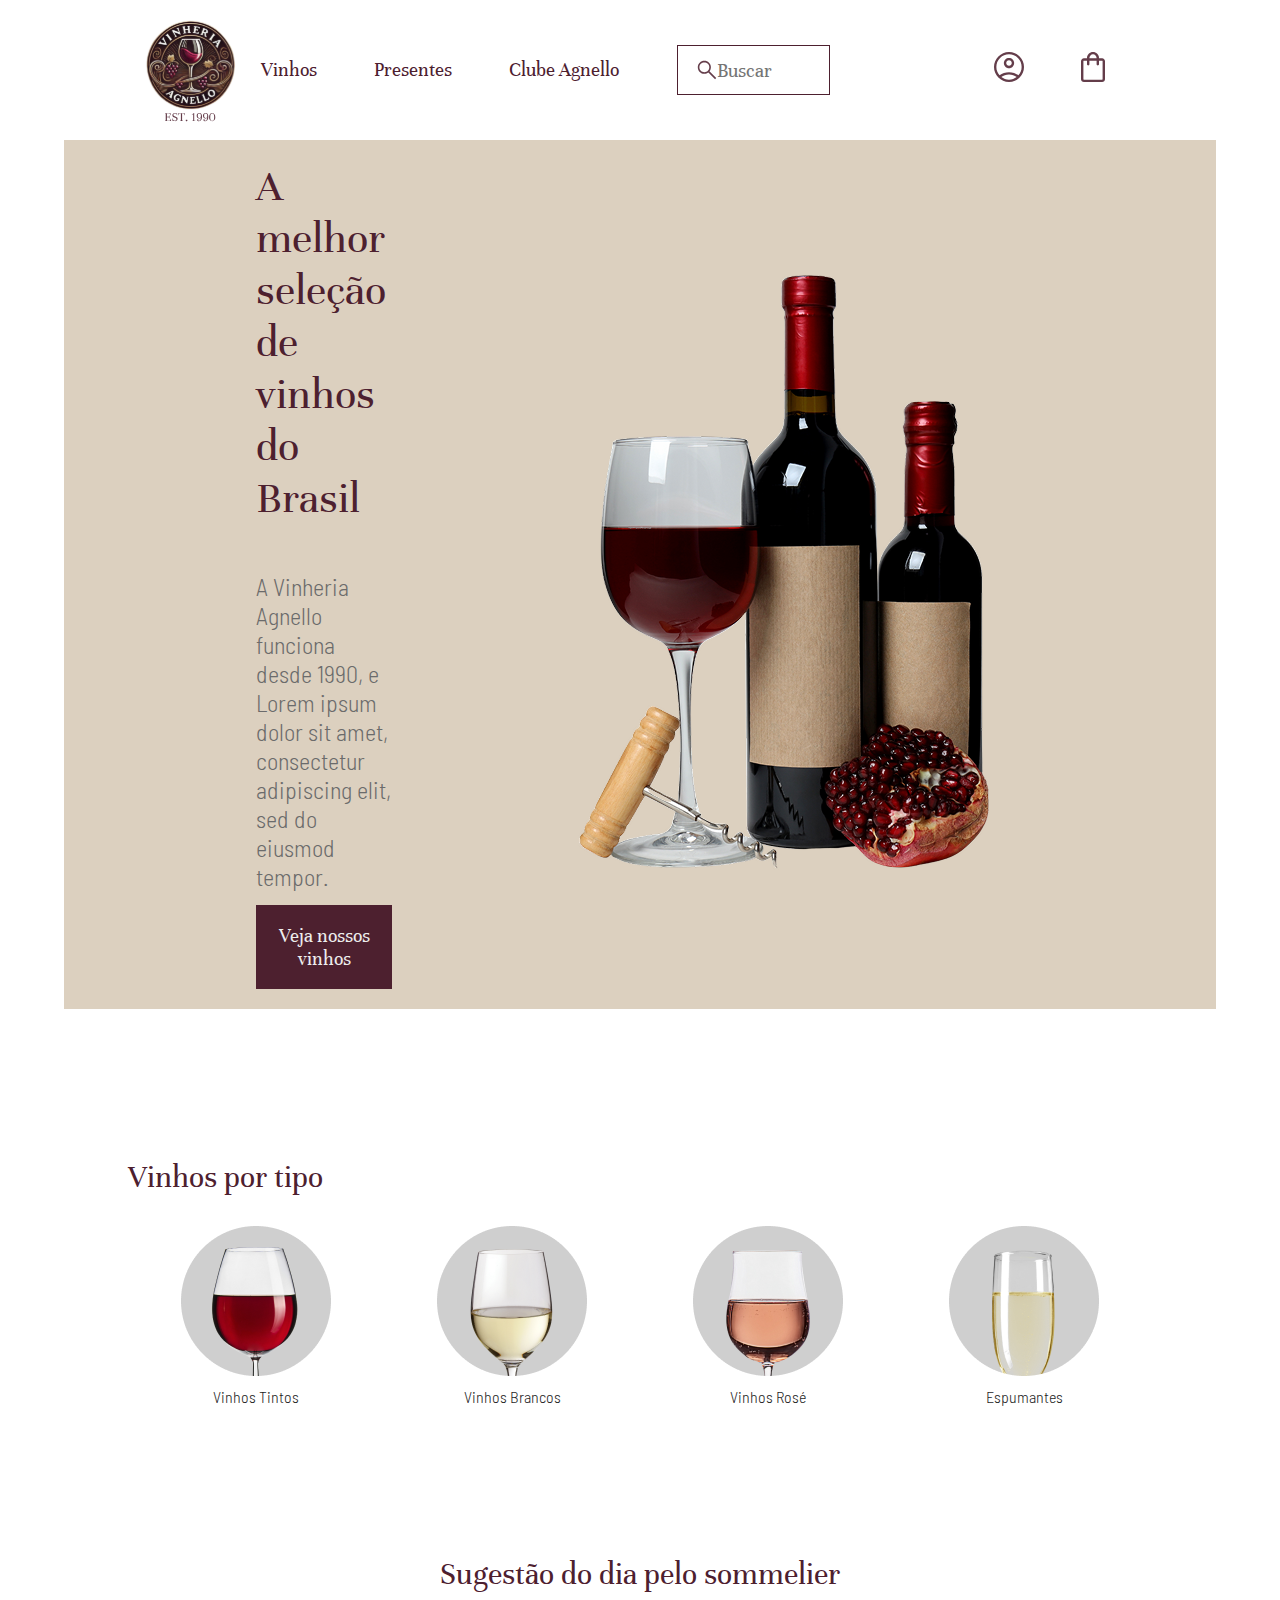
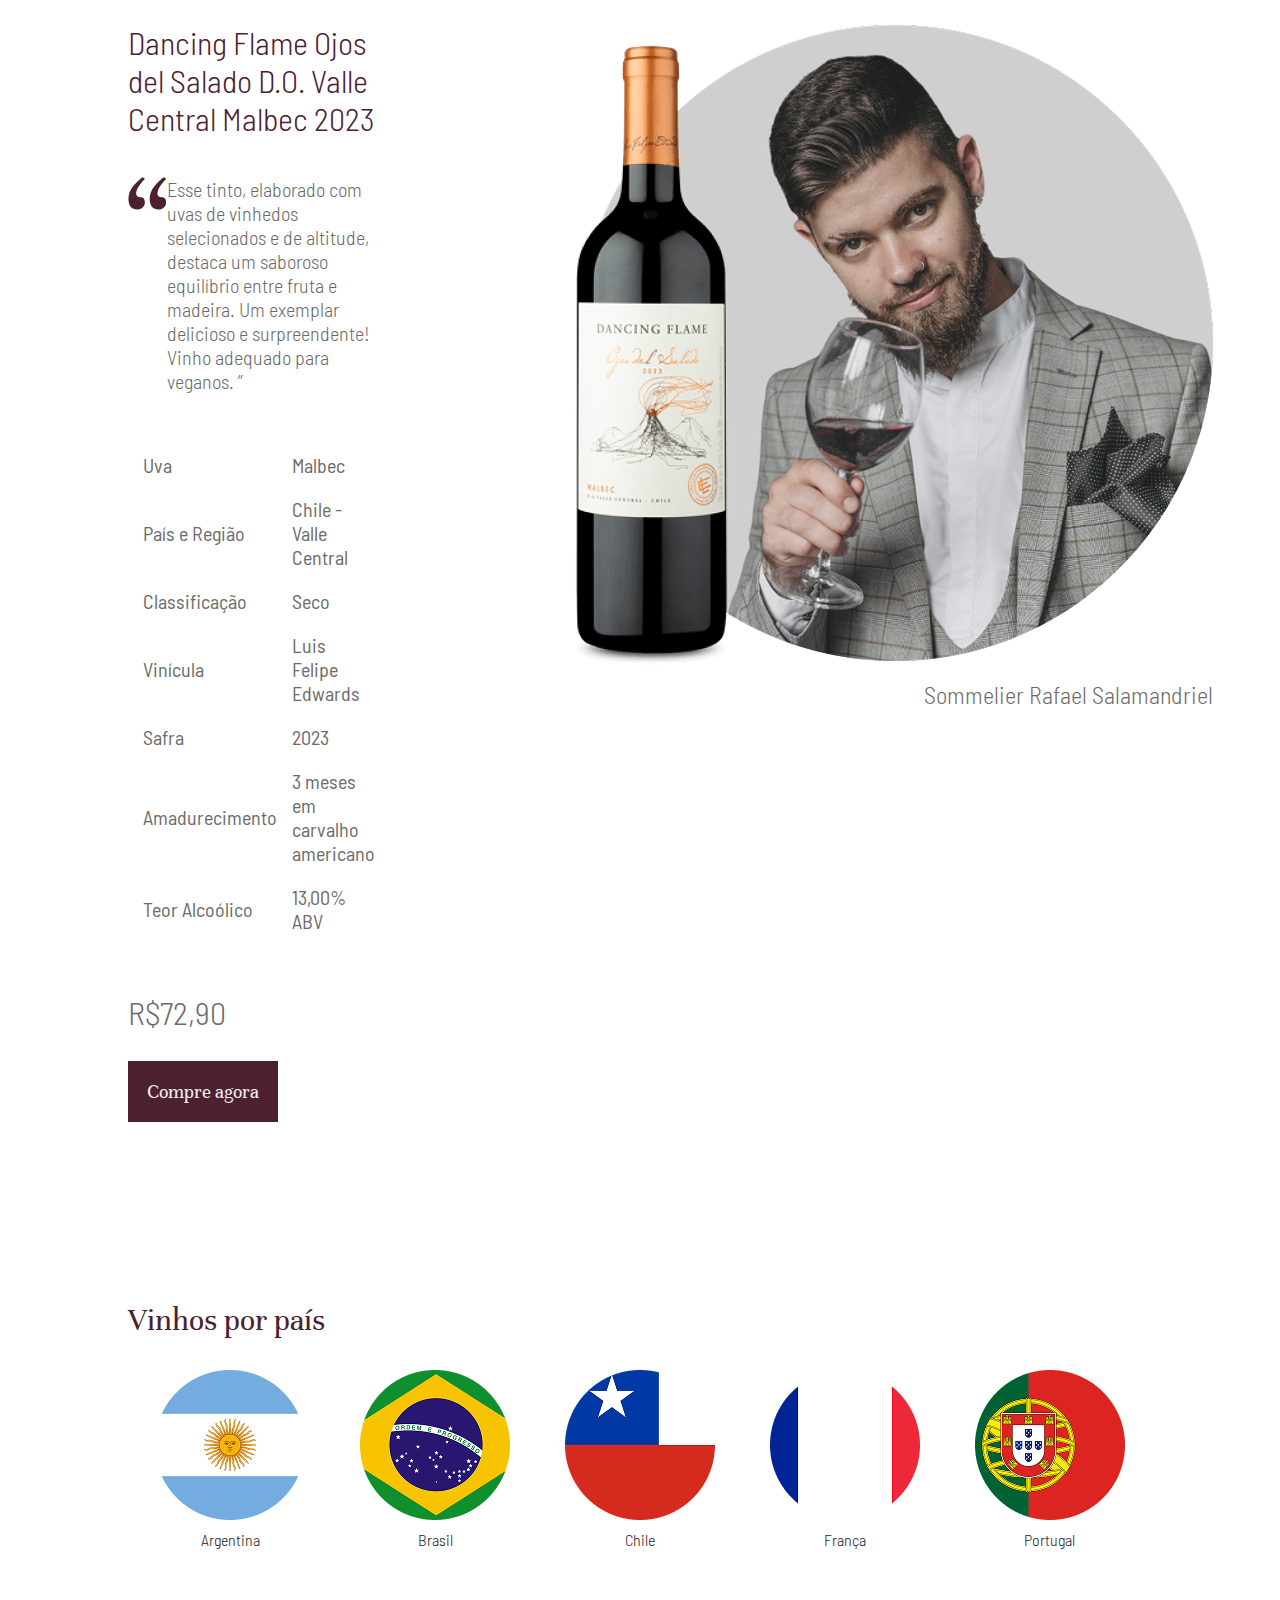
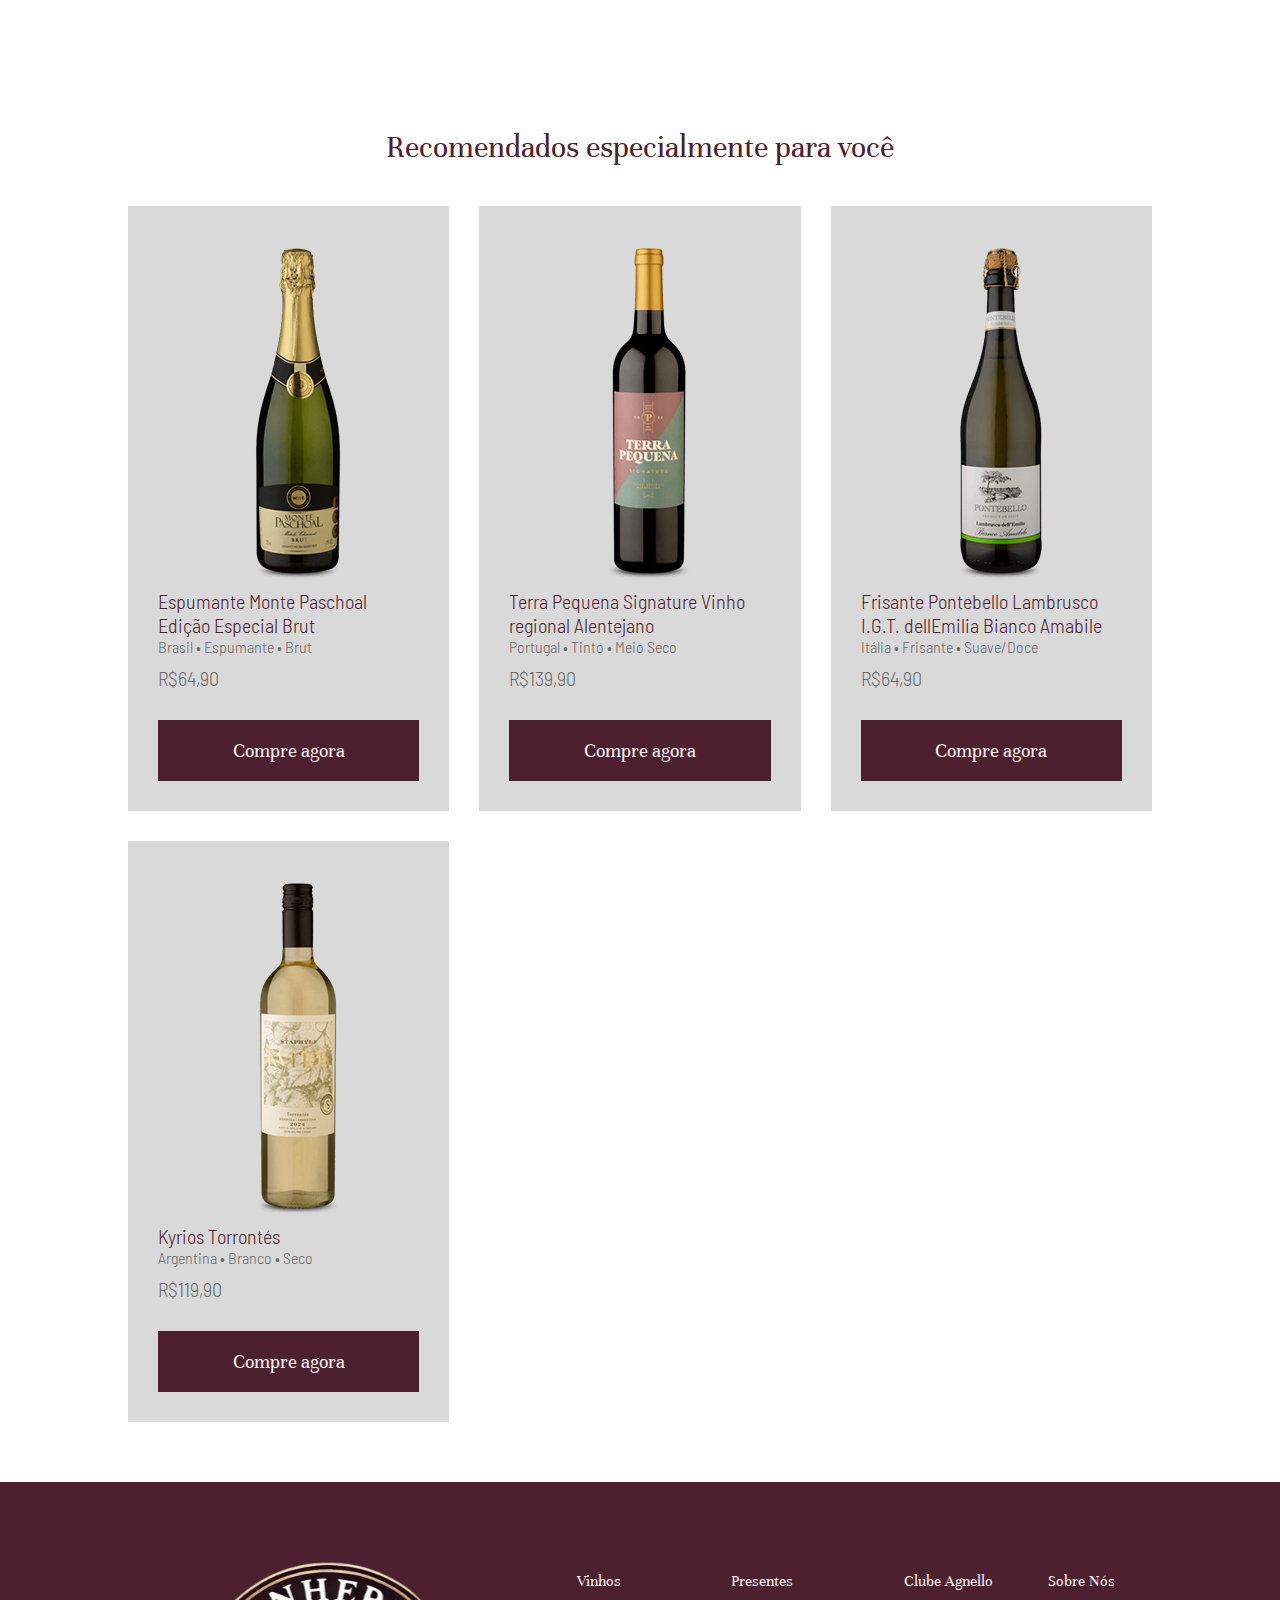
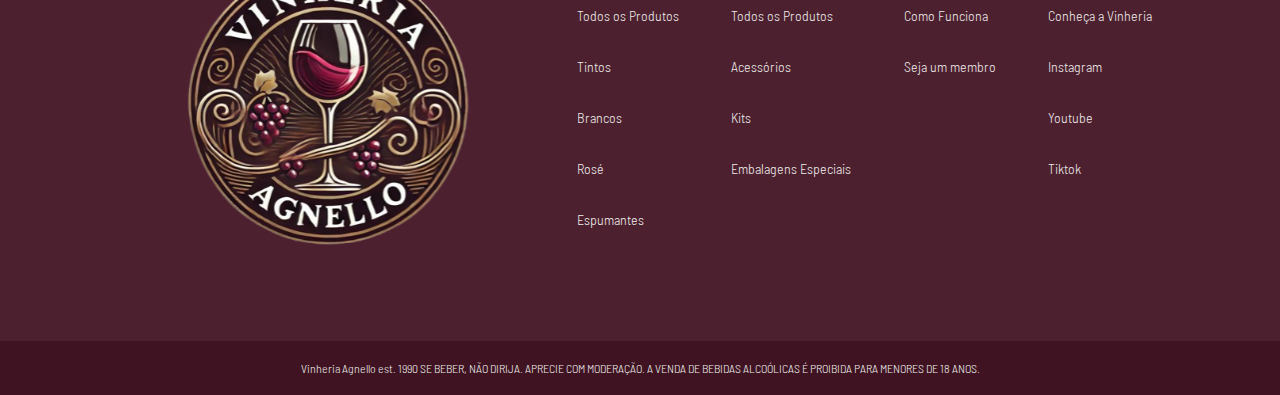
<file: index.html>
<!DOCTYPE html>
<html lang="pt-br">

<head>
    <meta charset="UTF-8">
    <meta name="viewport" content="width=device-width, initial-scale=1.0">
    <title>Vinheria Agnello</title>
    <link rel="preconnect" href="https://fonts.googleapis.com">
    <link rel="preconnect" href="https://fonts.gstatic.com" crossorigin>
    <link
        href="https://fonts.googleapis.com/css2?family=Barlow+Semi+Condensed:ital,wght@0,100;0,200;0,300;0,400;0,500;0,600;0,700;0,800;0,900;1,100;1,200;1,300;1,400;1,500;1,600;1,700;1,800;1,900&family=Unna:ital,wght@0,400;0,700;1,400;1,700&display=swap"
        rel="stylesheet">
    <link rel="stylesheet" href="style.css">
    <link rel="stylesheet" href="./css/cabecalho.css">
    <link rel="stylesheet" href="./css/banner.css">
    <link rel="stylesheet" href="./css/filtrostipo.css">
    <link rel="stylesheet" href="./css/sommelier.css">
    <link rel="stylesheet" href="./css/filtrospais.css">
    <link rel="stylesheet" href="./css/recomendados.css">
    <link rel="stylesheet" href="./css/rodape.css">
    <link rel="stylesheet" href="./css/notarodape.css">
</head>

<body>
    <header>
        <nav class="cabecalho">
            <ul class="cabecalho__nav">
                <ul class="cabecalho__nav_list">
                    <li class="logo">
                        <h1 class="cabecalho__logo">
                            <a href="index.html" class="rodape__coluna_logo_link">
                                <img src="./assets/icons/logo.svg" alt="Logo Vinheria Agnello">
                            </a>
                        </h1>
                    </li>
                    <li class="cabecalho__nav_list_item">
                        <a href="produtos.html"
                            class="cabecalho__nav_list_link cabecalho__nav_list_link-vinhos">Vinhos</a>
                    </li>
                    <li class="cabecalho__nav_list_item">
                        <a href="produtos.html"
                            class="cabecalho__nav_list_link cabecalho__nav_list_link-presentes">Presentes</a>
                    </li>
                    <li class="cabecalho__nav_list_item">
                        <a href="clube.html" class="cabecalho__nav_list_link cabecalho__nav_list_link-clube">Clube
                            Agnello</a>
                    </li>
                    <li class="cabecalho__nav_list_item-input">
                        <img src="./assets/icons/icone-lupa.svg" alt="ícone de lupa" class="pesquisa-icon">
                        <input type="search" id="search" placeholder="Buscar" class="cabecalho__nav_list_input">
                    </li>
                    <li class="cabecalho__nav_list_item">
                        <a href="login.html" class="cabecalho__nav_list_link cabecalho__nav_list_link-login"><img
                                src="./assets/icons/icone-login.svg" alt="ícone de login"></a>
                    </li>
                    <li class="cabecalho__nav_list_item">
                        <a href="carrinho.html" class="cabecalho__nav_list_link cabecalho__nav_list_link-sacola"><img
                                src="./assets/icons/icone-sacola.svg" alt="ícone de sacola"></a>
                    </li>
                </ul>
            </ul>
        </nav>
    </header>

    <section class="banner">
        <div class="banner__container">
            <div class="banner__container-texto-container">
                <h2 class="banner__container-titulo">A melhor seleção de vinhos do Brasil</h2>
                <p class="banner__container-texto">A Vinheria Agnello funciona desde 1990, e Lorem ipsum dolor sit amet,
                    consectetur adipiscing elit, sed do eiusmod tempor.</p>
                <a href="produtos.html"><button class="banner__container-botao">Veja nossos vinhos</button></a>
            </div>
            <div class="banner__container-imagem-container">
                <img src="./assets/vinho-banner.png" alt="Imagem de um vinho tinto com uma taça ao lado"
                    class="banner__container-imagem" />
            </div>
        </div>
    </section>

    <section class="filtro__tipos">
        <h3 class="filtro__tipos-titulo">Vinhos por tipo</h3>
        <ul class="filtro__tipos-lista">
            <li class="filtro__tipos-lista-item filtros__tipos_tinto">
                <a href="produtos.html">
                    <div class="filtros__tipos_item container">
                        <img src="./assets/filtro-tinto.png" alt="Imagem de um vinho tinto" />
                    </div>
                    <h4 class="filtro__tipos_item_titulo">Vinhos Tintos</h4>
                </a>
            </li>
            <li class="filtro__tipos-lista-item filtro__tipos_branco">
                <a href="produtos.html">
                    <div class="filtros__tipos_item container">
                        <img src="./assets/filtro-branco.png" alt="Imagem de um vinho branco" />
                    </div>
                    <h4 class="filtro__tipos_item_titulo">Vinhos Brancos</h4>
                </a>
            </li>
            <li class="filtro__tipos-lista-item filtro__tipos_rose">
                <a href="produtos.html">
                    <img src="./assets/filtro-rose.png" alt="Imagem de um vinho rosé" />
                    <h4 class="filtro__tipos_item_titulo">Vinhos Rosé</h4>
                    </div>
                </a>
            </li>
            <li class="filtro__tipos-lista-item filtro__tipos_espumante">
                <a href="produtos.html">
                    <div class="filtros__tipos_item container">
                        <img src="./assets/filtro-espumante.png" alt="Imagem de um espumante" />
                        <h4 class="filtro__tipos_item_titulo">Espumantes</h4>
                    </div>
                </a>
            </li>
    </section>

    <section class="sommelier">
        <h3 class="sommelier-titulo">Sugestão do dia pelo sommelier</h3>
        <div class="sommelier__container">
            <div class="sommelier__container-texto">
                <h4 class="sommelier__nome-vinho">Dancing Flame Ojos del Salado D.O. Valle Central Malbec 2023</h4>
                <div class="sommelier__descricao-vinho-container">
                    <img src="./assets/icons/aspas.svg" alt="início de aspas" class="sommelier__aspas">
                    <p class="sommelier__descricao-vinho">Esse tinto, elaborado com uvas de vinhedos selecionados e de
                        altitude,
                        destaca um saboroso equilíbrio entre fruta e madeira. Um exemplar delicioso e surpreendente!
                        Vinho
                        adequado para veganos. ”</p>
                </div>
                <table class="sommelier__tabela-informacoes">
                    <tr>
                        <th>Uva</th>
                        <th>Malbec</th>
                    </tr>
                    <tr>
                        <td>País e Região</td>
                        <td>Chile - Valle Central</td>
                    </tr>
                    <tr>
                        <td>Classificação</td>
                        <td>Seco</td>
                    </tr>
                    <tr>
                        <td>Vinícula</td>
                        <td>Luis Felipe Edwards</td>
                    </tr>
                    <tr>
                        <td>Safra</td>
                        <td>2023</td>
                    </tr>
                    <tr>
                        <td>Amadurecimento</td>
                        <td>3 meses em carvalho americano</td>
                    </tr>
                    <tr>
                        <td>Teor Alcoólico</td>
                        <td>13,00% ABV</td>
                    </tr>
                </table>
                <h5 class="sommelier-valor-vinho">R$72,90</h5>
                <a href="item.html"><button class="sommelier-botao">Compre agora</button></a>
            </div>
            <div class="sommelier__container-imagem">
                <img src="./assets/sommelier-sugestao.png" alt="Imagem de um sommelier com uma taça de vinho"
                    class="sommelier__imagem-sommelier" />
                <h6 class="sommelier__nome-sommelier">Sommelier Rafael Salamandriel</h6>
            </div>
        </div>
    </section>

    <section class="filtro__pais">
        <h3 class="filtro__pais-titulo">Vinhos por país</h3>
        <ul class="filtro__pais-lista">
            <li class="filtro__pais-lista-item filtros__pais_argentina">
                <a href="produtos.html">
                    <div class="filtros__pais_item container">
                        <img src="./assets/pais-argentina.png" alt="Bandeira da Argentina" />
                    </div>
                    <h4 class="filtro__pais_item_titulo">Argentina</h4>
                </a>
            </li>
            <li class="filtro__pais-lista-item filtro__pais_brasil">
                <a href="produtos.html">
                    <div class="filtros__pais_item container">
                        <img src="./assets/pais-brasil.png" alt="Bandeira do Brasil" />
                    </div>
                    <h4 class="filtro__pais_item_titulo">Brasil</h4>
                </a>
            </li>
            <li class="filtro__pais-lista-item filtro__pais_chile">
                <a href="produtos.html">
                    <img src="./assets/pais-chile.png" alt="Bandeira do Chile" />
                    <h4 class="filtro__pais_item_titulo">Chile</h4>
                    </div>
                </a>
            </li>
            <li class="filtro__pais-lista-item filtro__pais_franca">
                <a href="produtos.html">
                    <div class="filtros__pais_item container">
                        <img src="./assets/pais-franca.png" alt="Bandeira da França" />
                        <h4 class="filtro__pais_item_titulo">França</h4>
                    </div>
                </a>
            </li>
            <li class="filtro__pais-lista-item filtro__pais_portugal">
                <a href="produtos.html">
                    <div class="filtros__pais_item container">
                        <img src="./assets/pais-portugal.png" alt="Bandeira do Portugal" />
                        <h4 class="filtro__pais_item_titulo">Portugal</h4>
                    </div>
                </a>
            </li>
    </section>

    <section class="recomendados">
        <h3 class="recomendados__titulo">Recomendados especialmente para você</h3>
        <ul class="recomendados__list">
            <li class="recomendados__list_item">
                <a href="item.html">
                    <img src="./assets/produtos/vinho-1.png" alt="Imagem de um vinho" class="recomendados__imagem">
                    <div class="recomendados__descricao">
                        <h4 class="recomendados__nome">Espumante Monte Paschoal Edição Especial Brut</h4>
                </a>
                <p class="recomendados__descricao">Brasil • Espumante • Brut</p>
                <p class="recomendados__preco">R$64,90</p>
                <a href="carrinho.html">
                    <button class="recomendados__botao">Compre agora</button>
                </a>
                </div>
            </li>
            <li class="recomendados__list_item">
                <a href="item.html">
                    <img src="./assets/produtos/vinho-2.png" alt="Imagem de um vinho" class="recomendados__imagem">
                    <div class="recomendados__descricao">
                        <h4 class="recomendados__nome">Terra Pequena Signature Vinho regional Alentejano</h4>
                </a>
                <p class="recomendados__descricao">Portugal • Tinto • Meio Seco</p>
                <p class="recomendados__preco">R$139,90</p>
                <a href="carrinho.html">
                    <button class="recomendados__botao">Compre agora</button>
                </a>
                </div>
            </li>
            <li class="recomendados__list_item">
                <a href="item.html">
                    <img src="./assets/produtos/vinho-3.png" alt="Imagem de um vinho" class="recomendados__imagem">
                    <div class="recomendados__descricao">
                        <h4 class="recomendados__nome">Frisante Pontebello Lambrusco I.G.T. dellEmilia Bianco Amabile
                        </h4>
                </a>
                <p class="recomendados__descricao">Itália • Frisante • Suave/Doce</p>
                <p class="recomendados__preco">R$64,90</p>
                <a href="carrinho.html">
                    <button class="recomendados__botao">Compre agora</button>
                </a>
                </div>
            </li>
            <li class="recomendados__list_item">
                <a href="item.html">
                    <img src="./assets/produtos/vinho-4.png" alt="Imagem de um vinho" class="recomendados__imagem">
                    <div class="recomendados__descricao">
                        <h4 class="recomendados__nome">Kyrios Torrontés</h4>
                </a>
                <p class="recomendados__descricao">Argentina • Branco • Seco</p>
                <p class="recomendados__preco">R$119,90</p>
                <a href="carrinho.html">
                    <button class="recomendados__botao">Compre agora</button>
                </a>
                </div>
            </li>
        </ul>
    </section>

    <footer>
        <section class="rodape">
            <div class="rodape__coluna rodape__coluna_logo">
                <a href="index.html" class="rodape__coluna_logo_link">
                    <img src="./assets/icons/logo-brasao.svg" alt="Logo Vinheria Agnello" class="rodape__logo">
                </a>
            </div>
            <div class="rodape__coluna rodape__coluna_links">
                <h5 class="rodape__coluna_titulo">Vinhos</h5>
                <ul class="rodape__coluna_lista">
                    <li class="rodape__coluna_list_item"><a href="produtos.html" class="rodape__coluna_list_link">Todos
                            os
                            Produtos</a></li>
                    <li class="rodape__coluna_list_item"><a href="produtos.html"
                            class="rodape__coluna_list_link">Tintos</a></li>
                    <li class="rodape__coluna_list_item"><a href="produtos.html"
                            class="rodape__coluna_list_link">Brancos</a></li>
                    <li class="rodape__coluna_list_item"><a href="produtos.html"
                            class="rodape__coluna_list_link">Rosé</a></li>
                    <li class="rodape__coluna_list_item"><a href="produtos.html"
                            class="rodape__coluna_list_link">Espumantes</a>
                    </li>
                </ul>
            </div>
            <div class="rodape__coluna rodape__coluna_links">
                <h5 class="rodape__coluna_titulo">Presentes</h5>
                <ul class="rodape__coluna_lista">
                    <li class="rodape__coluna_list_item"><a href="produtos.html" class="rodape__coluna_list_link">Todos
                            os
                            Produtos</a></li>
                    <li class="rodape__coluna_list_item"><a href="produtos.html"
                            class="rodape__coluna_list_link">Acessórios</a>
                    </li>
                    <li class="rodape__coluna_list_item"><a href="produtos.html"
                            class="rodape__coluna_list_link">Kits</a></li>
                    <li class="rodape__coluna_list_item"><a href="produtos.html"
                            class="rodape__coluna_list_link">Embalagens
                            Especiais</a></li>
                </ul>
            </div>
            <div class="rodape__coluna rodape__coluna_links">
                <h5 class="rodape__coluna_titulo">Clube Agnello</h5>
                <ul class="rodape__coluna_lista">
                    <li class="rodape__coluna_list_item"><a href="clube.html" class="rodape__coluna_list_link">Como
                            Funciona</a>
                    </li>
                    <li class="rodape__coluna_list_item"><a href="clube.html" class="rodape__coluna_list_link">Seja um
                            membro</a>
                    </li>
                </ul>
            </div>
            <div class="rodape__coluna rodape__coluna_links">
                <h5 class="rodape__coluna_titulo">Sobre Nós</h5>
                <ul class="rodape__coluna_lista">
                    <li class="rodape__coluna_list_item"><a href="sobre.html" class="rodape__coluna_list_link">Conheça a
                            Vinheria</a></li>
                    <li class="rodape__coluna_list_item"><a href="#" class="rodape__coluna_list_link">Instagram</a></li>
                    <li class="rodape__coluna_list_item"><a href="#" class="rodape__coluna_list_link">Youtube</a></li>
                    <li class="rodape__coluna_list_item"><a href="#" class="rodape__coluna_list_link">Tiktok</a></li>
                </ul>
            </div>
        </section>

        <section class="nota_rodape">
            <p class="nota_rodape__texto">Vinheria Agnello est. 1990 SE BEBER, NÃO DIRIJA. APRECIE COM MODERAÇÃO. A
                VENDA DE BEBIDAS ALCOÓLICAS É PROIBIDA PARA MENORES DE 18 ANOS.</p>
        </section>
    </footer>
</body>

</html>
</file>
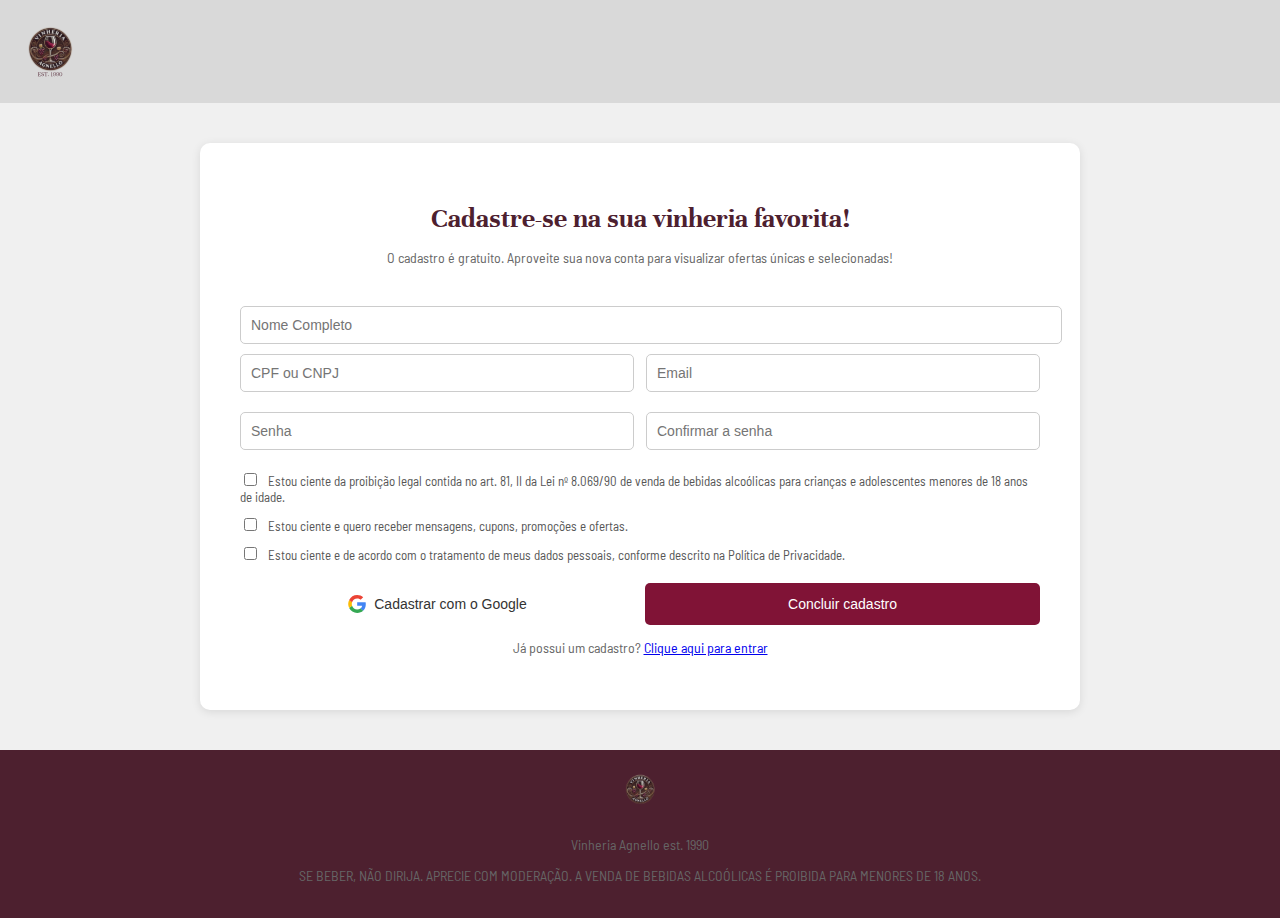
<file: cadastro.html>
<!DOCTYPE html>
<html lang="pt-BR">
<head>
  <meta charset="UTF-8">
  <title>Cadastro - Vinheria Agnello</title>
  <link rel="preconnect" href="https://fonts.googleapis.com">
  <link rel="preconnect" href="https://fonts.gstatic.com" crossorigin>
  <link href="https://fonts.googleapis.com/css2?family=Barlow+Semi+Condensed:wght@300;400;600;700&family=Unna:wght@400;700&display=swap" rel="stylesheet">
  <link rel="stylesheet" href="./css/cadastro.css">
</head>
<body>
  <header>
    <div class="cabecalho__logo">
      <img src="./assets/icons/logo.svg" alt="Logo Vinheria Agnello">
    </div>
  </header>
  <main class="cadastro">
    <h1>Cadastre-se na sua vinheria favorita!</h1>
    <p>O cadastro é gratuito. Aproveite sua nova conta para visualizar ofertas únicas e selecionadas!</p>
    <form action="login.html">
      <input type="text" class="input-full" placeholder="Nome Completo" required>

      <div class="input-group" style="margin-bottom: 20px;">
        <input type="text" placeholder="CPF ou CNPJ" required>
        <input type="email" placeholder="Email" required>
      </div>

      <div class="input-group" style="margin-bottom: 20px;">
        <input type="password" placeholder="Senha" required>
        <input type="password" placeholder="Confirmar a senha" required>
      </div>

      <div class="checkboxes">
        <label><input type="checkbox" required> Estou ciente da proibição legal contida no art. 81, II da Lei nº 8.069/90 de venda de bebidas alcoólicas para crianças e adolescentes menores de 18 anos de idade.</label>
        <label><input type="checkbox"> Estou ciente e quero receber mensagens, cupons, promoções e ofertas.</label>
        <label><input type="checkbox" required> Estou ciente e de acordo com o tratamento de meus dados pessoais, conforme descrito na Política de Privacidade.</label>
      </div>

      <div class="buttons">
        <button type="submit" class="google-btn">
          <img src="./assets/icons/google-icon.svg" alt="Logo Google" class="google-logo">
          Cadastrar com o Google
        </button>
        <button type="submit" class="submit-btn">Concluir cadastro</button>
      </div>
    </form>
    <p>Já possui um cadastro? <a href="login.html">Clique aqui para entrar</a></p>
  </main>
  <footer>
    <img src="./assets/icons/logo-brasao.svg" alt="Logo Vinheria Agnello" class="rodape__logo">
    <p>Vinheria Agnello est. 1990</p>
    <p>SE BEBER, NÃO DIRIJA. APRECIE COM MODERAÇÃO. A VENDA DE BEBIDAS ALCOÓLICAS É PROIBIDA PARA MENORES DE 18 ANOS.</p>
  </footer>
</body>
</html>
</file>
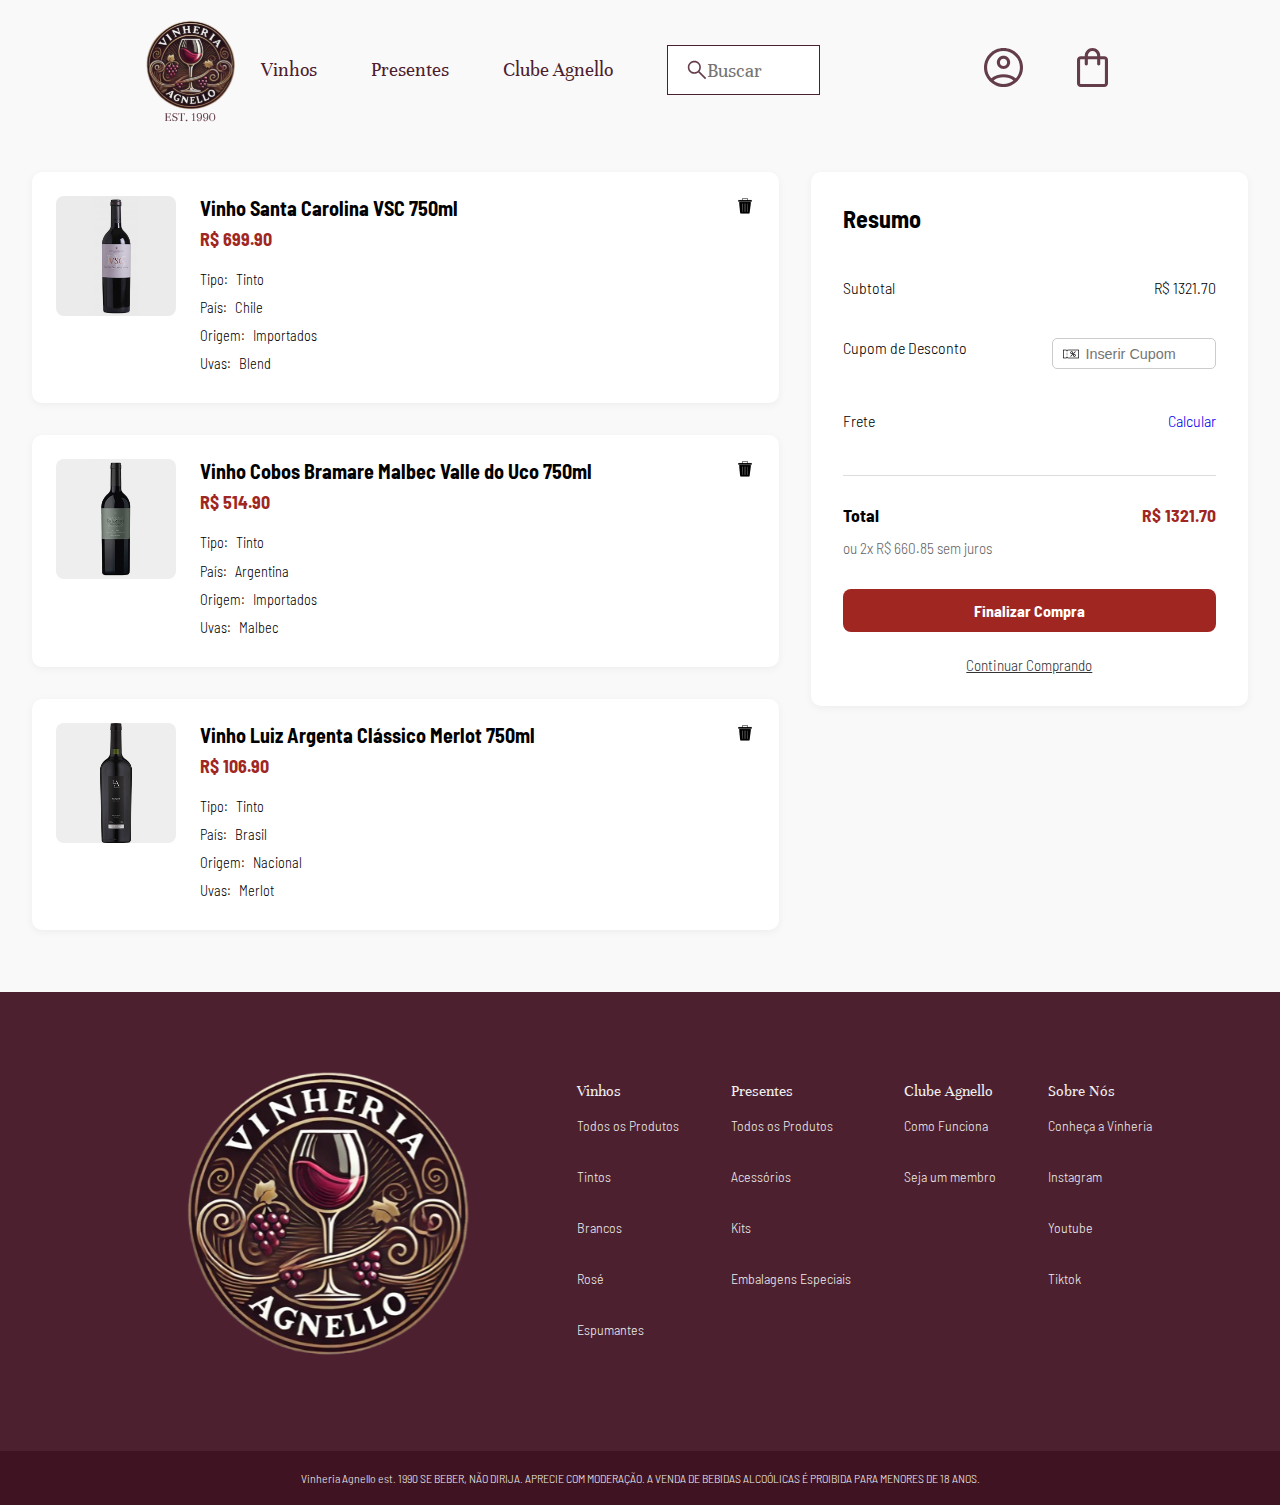
<file: carrinho.html>
<!DOCTYPE html>
<html lang="pt-BR">
<head>
  <meta charset="UTF-8">
  <meta name="viewport" content="width=device-width, initial-scale=1.0">
  <title>Carrinho - Vinheria Agnello</title>
  <link rel="preconnect" href="https://fonts.googleapis.com">
  <link rel="preconnect" href="https://fonts.gstatic.com" crossorigin>
  <link href="https://fonts.googleapis.com/css2?family=Barlow+Semi+Condensed&family=Unna&display=swap" rel="stylesheet">
  <link rel="stylesheet" href="style.css">
  <link rel="stylesheet" href="./css/cabecalho.css">
  <link rel="stylesheet" href="./css/rodape.css">
  <link rel="stylesheet" href="./css/notarodape.css">
  <link rel="stylesheet" href="./css/carrinho.css">
</head>
<body>
  <header>
    <nav class="cabecalho">
      <ul class="cabecalho__nav">
        <ul class="cabecalho__nav_list">
          <li class="logo">
            <h1 class="cabecalho__logo">
              <img src="./assets/icons/logo.svg" alt="Logo Vinheria Agnello">
            </h1>
          </li>
          <li><a href="#" class="cabecalho__nav_list_link">Vinhos</a></li>
          <li><a href="#" class="cabecalho__nav_list_link">Presentes</a></li>
          <li><a href="#" class="cabecalho__nav_list_link">Clube Agnello</a></li>
          <li class="cabecalho__nav_list_item-input">
            <img src="./assets/icons/icone-lupa.svg" alt="ícone de lupa" class="pesquisa-icon">
            <input type="search" placeholder="Buscar" class="cabecalho__nav_list_input">
          </li>
          <li><a href="#" class="cabecalho__nav_list_link"><img src="./assets/icons/icone-login.svg" alt="Login"></a></li>
          <li><a href="#" class="cabecalho__nav_list_link"><img src="./assets/icons/icone-sacola.svg" alt="Sacola"></a></li>
        </ul>
      </ul>
    </nav>
  </header>

  <main class="carrinho">
    <section class="carrinho__itens">

      <div class="carrinho__item">
        <img src="./assets/produtos/VinhoSC.png" alt="Vinho Santa Carolina">
        <div class="carrinho__info">
          <h3>Vinho Santa Carolina VSC 750ml</h3>
          <p class="carrinho__preco">R$ 699,90</p>
          <div class="carrinho__detalhes">
            <div class="linha"><span>Tipo:</span><span>Tinto</span></div>
            <div class="linha"><span>País:</span><span>Chile</span></div>
            <div class="linha"><span>Origem:</span><span>Importados</span></div>
            <div class="linha"><span>Uvas:</span><span>Blend</span></div>
          </div>
          <button class="carrinho__remover"><img src="./assets/icons/Trash.png" alt="Remover"></button>
        </div>
      </div>

      <div class="carrinho__item">
        <img src="./assets/produtos/VinhoCBM.png" alt="Vinho Cobos Bramare Malbec">
        <div class="carrinho__info">
          <h3>Vinho Cobos Bramare Malbec Valle do Uco 750ml</h3>
          <p class="carrinho__preco">R$ 514,90</p>
          <div class="carrinho__detalhes">
            <div class="linha"><span>Tipo:</span><span>Tinto</span></div>
            <div class="linha"><span>País:</span><span>Argentina</span></div>
            <div class="linha"><span>Origem:</span><span>Importados</span></div>
            <div class="linha"><span>Uvas:</span><span>Malbec</span></div>
          </div>
          <button class="carrinho__remover"><img src="./assets/icons/Trash.png" alt="Remover"></button>
        </div>
      </div>

      <div class="carrinho__item">
        <img src="./assets/produtos/VinhoLA.png" alt="Vinho Luiz Argenta">
        <div class="carrinho__info">
          <h3>Vinho Luiz Argenta Clássico Merlot 750ml</h3>
          <p class="carrinho__preco">R$ 106,90</p>
          <div class="carrinho__detalhes">
            <div class="linha"><span>Tipo:</span><span>Tinto</span></div>
            <div class="linha"><span>País:</span><span>Brasil</span></div>
            <div class="linha"><span>Origem:</span><span>Nacional</span></div>
            <div class="linha"><span>Uvas:</span><span>Merlot</span></div>
          </div>
          <button class="carrinho__remover"><img src="./assets/icons/Trash.png" alt="Remover"></button>
        </div>
      </div>

    </section>

    <section class="carrinho__resumo">
      <h3>Resumo</h3>
      <div class="resumo__linha">
        <span>Subtotal</span>
        <span>R$ 1.321,70</span>
      </div>
      <div class="resumo__linha resumo__linha--cupom">
        <span>Cupom de Desconto</span>
        <span class="resumo__cupom-box">
          <img src="./assets/icons/Cupom.png" alt="Ícone cupom">
          <input type="text" placeholder="Inserir Cupom">
        </span>
      </div>
      <div class="resumo__linha">
        <span>Frete</span>
        <span><a href="#">Calcular</a></span>
      </div>
      <div class="resumo__total">
        <div class="resumo__linha">
          <span class="label">Total</span>
          <span class="valor">R$ 1.321,70</span>
        </div>
        <p class="resumo__parcelado">ou 2x R$ 660,85 sem juros</p>
      </div>
      <a href="compra.html" class="btn-finalizar">Finalizar Compra</a>
      <a href="#" class="continuar">Continuar Comprando</a>
    </section>
  </main>

  <footer>
    <section class="rodape">
      <div class="rodape__coluna rodape__coluna_logo">
        <img src="./assets/icons/logo-brasao.svg" alt="Logo Vinheria Agnello" class="rodape__logo">
      </div>
      <div class="rodape__coluna rodape__coluna_links">
        <h5 class="rodape__coluna_titulo">Vinhos</h5>
        <ul class="rodape__coluna_lista">
          <li><a href="#" class="rodape__coluna_list_link">Todos os Produtos</a></li>
          <li><a href="#" class="rodape__coluna_list_link">Tintos</a></li>
          <li><a href="#" class="rodape__coluna_list_link">Brancos</a></li>
          <li><a href="#" class="rodape__coluna_list_link">Rosé</a></li>
          <li><a href="#" class="rodape__coluna_list_link">Espumantes</a></li>
        </ul>
      </div>
      <div class="rodape__coluna rodape__coluna_links">
        <h5 class="rodape__coluna_titulo">Presentes</h5>
        <ul class="rodape__coluna_lista">
          <li><a href="#" class="rodape__coluna_list_link">Todos os Produtos</a></li>
          <li><a href="#" class="rodape__coluna_list_link">Acessórios</a></li>
          <li><a href="#" class="rodape__coluna_list_link">Kits</a></li>
          <li><a href="#" class="rodape__coluna_list_link">Embalagens Especiais</a></li>
        </ul>
      </div>
      <div class="rodape__coluna rodape__coluna_links">
        <h5 class="rodape__coluna_titulo">Clube Agnello</h5>
        <ul class="rodape__coluna_lista">
          <li><a href="#" class="rodape__coluna_list_link">Como Funciona</a></li>
          <li><a href="#" class="rodape__coluna_list_link">Seja um membro</a></li>
        </ul>
      </div>
      <div class="rodape__coluna rodape__coluna_links">
        <h5 class="rodape__coluna_titulo">Sobre Nós</h5>
        <ul class="rodape__coluna_lista">
          <li><a href="#" class="rodape__coluna_list_link">Conheça a Vinheria</a></li>
          <li><a href="#" class="rodape__coluna_list_link">Instagram</a></li>
          <li><a href="#" class="rodape__coluna_list_link">Youtube</a></li>
          <li><a href="#" class="rodape__coluna_list_link">Tiktok</a></li>
        </ul>
      </div>
    </section>
    <section class="nota_rodape">
      <p class="nota_rodape__texto">
        Vinheria Agnello est. 1990 SE BEBER, NÃO DIRIJA. APRECIE COM MODERAÇÃO.
        A VENDA DE BEBIDAS ALCOÓLICAS É PROIBIDA PARA MENORES DE 18 ANOS.
      </p>
    </section>
  </footer>
</body>
<script src="./js/carrinho.js"></script>
</html>
</file>
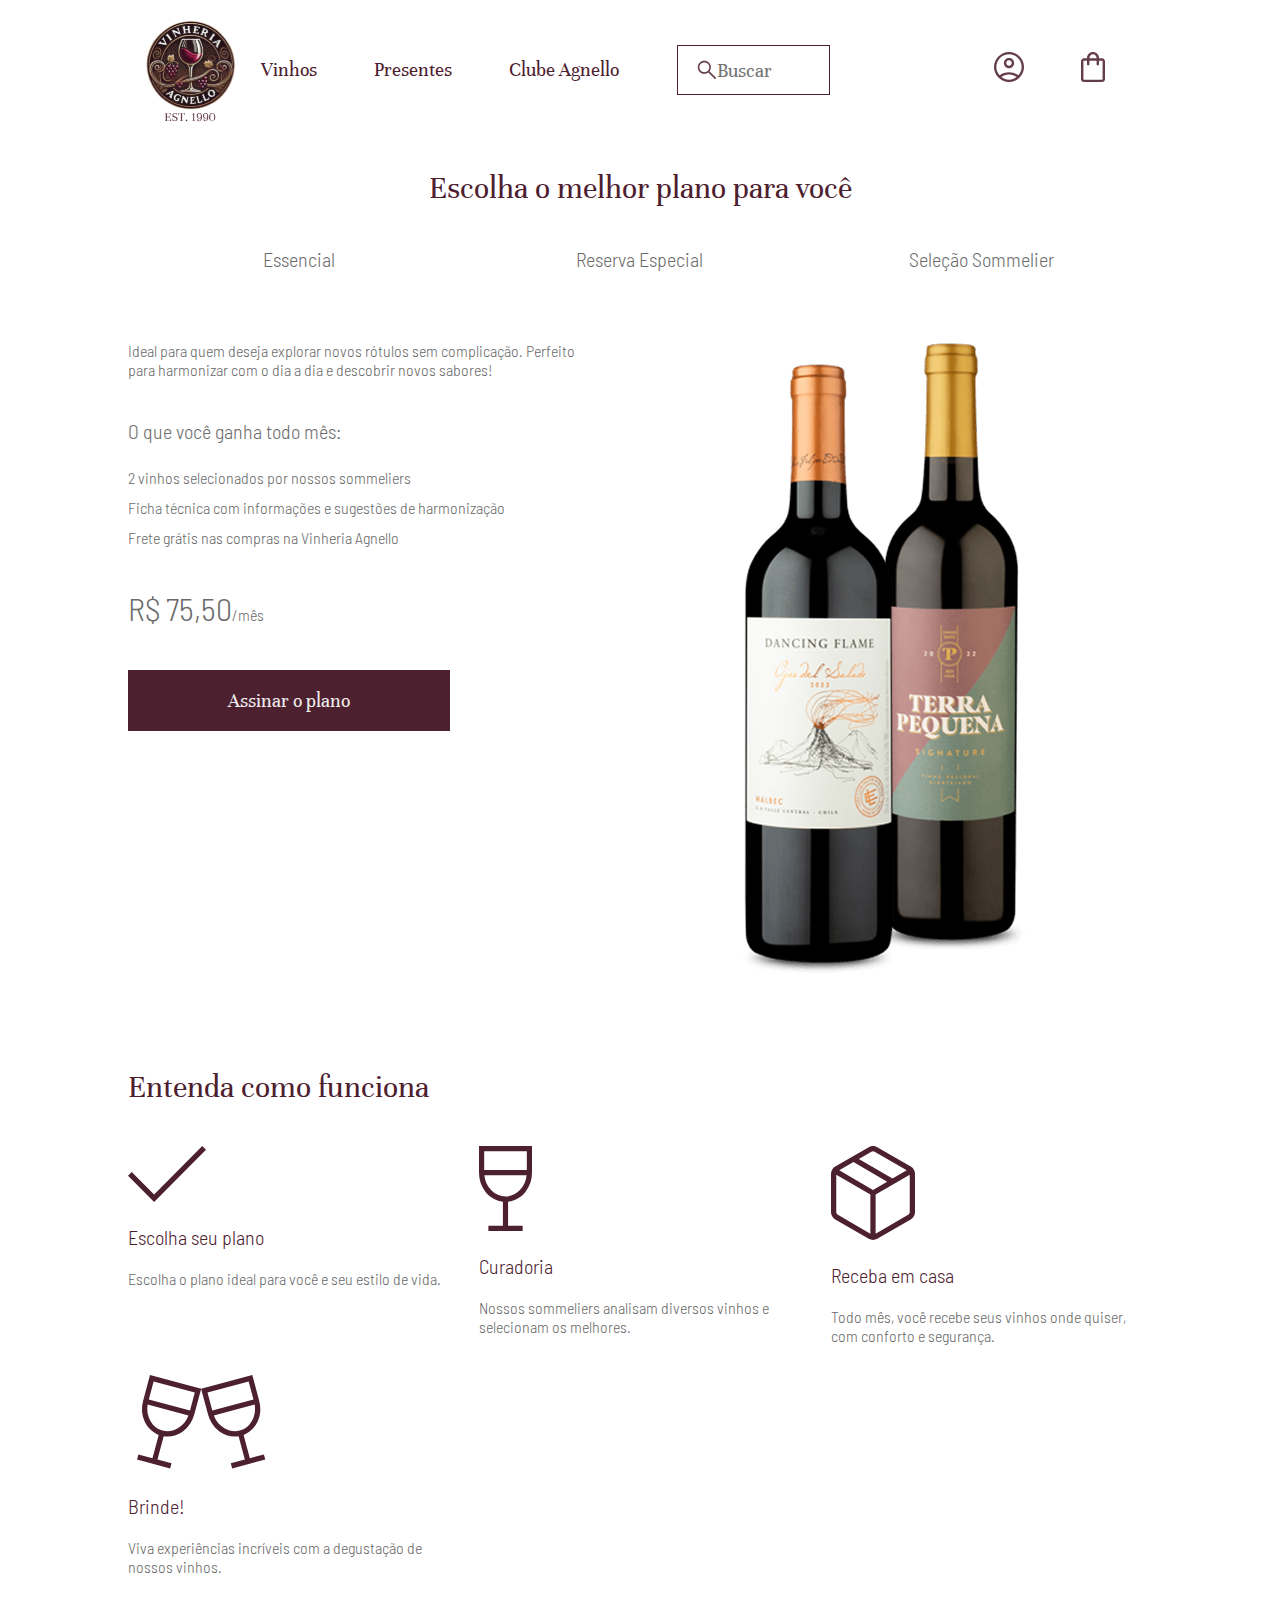
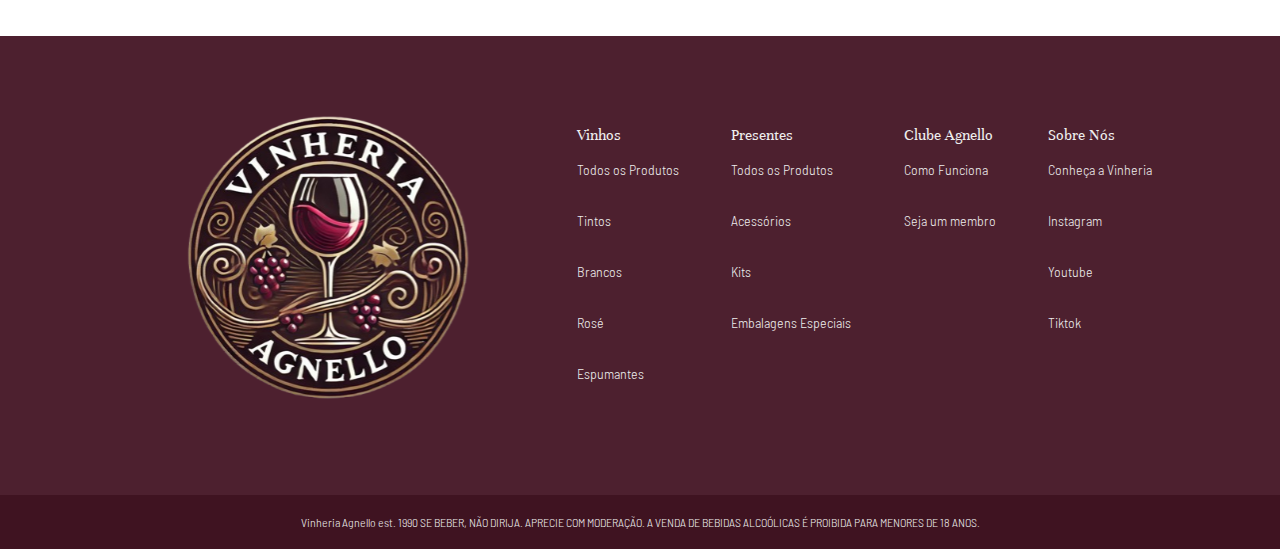
<file: clube.html>
<!DOCTYPE html>
<html lang="pt-br">

<head>
    <meta charset="UTF-8">
    <meta name="viewport" content="width=device-width, initial-scale=1.0">
    <title>Vinheria Agnello</title>
    <link rel="preconnect" href="https://fonts.googleapis.com">
    <link rel="preconnect" href="https://fonts.gstatic.com" crossorigin>
    <link
        href="https://fonts.googleapis.com/css2?family=Barlow+Semi+Condensed:ital,wght@0,100;0,200;0,300;0,400;0,500;0,600;0,700;0,800;0,900;1,100;1,200;1,300;1,400;1,500;1,600;1,700;1,800;1,900&family=Unna:ital,wght@0,400;0,700;1,400;1,700&display=swap"
        rel="stylesheet">
    <link rel="stylesheet" href="style.css">
    <link rel="stylesheet" href="./css/cabecalho.css">
    <link rel="stylesheet" href="./css/rodape.css">
    <link rel="stylesheet" href="./css/notarodape.css">
    <link rel="stylesheet" href="./css/clube.css">
    <link rel="stylesheet" href="./css/clube-funcionamento.css">
</head>

<body>
    <header>
        <nav class="cabecalho">
            <ul class="cabecalho__nav">
                <ul class="cabecalho__nav_list">
                    <li class="logo">
                        <h1 class="cabecalho__logo">
                            <img src="./assets/icons/logo.svg" alt="Logo Vinheria Agnello">
                        </h1>
                    </li>
                    <li class="cabecalho__nav_list_item">
                        <a href="produtos.html" class="cabecalho__nav_list_link cabecalho__nav_list_link-vinhos">Vinhos</a>
                    </li>
                    <li class="cabecalho__nav_list_item">
                        <a href="produtos.html" class="cabecalho__nav_list_link cabecalho__nav_list_link-presentes">Presentes</a>
                    </li>
                    <li class="cabecalho__nav_list_item">
                        <a href="clube.html" class="cabecalho__nav_list_link cabecalho__nav_list_link-clube">Clube Agnello</a>
                    </li>
                    <li class="cabecalho__nav_list_item-input">
                        <img src="./assets/icons/icone-lupa.svg" alt="ícone de lupa" class="pesquisa-icon">
                        <input type="search" id="search" placeholder="Buscar" class="cabecalho__nav_list_input">
                    </li>
                    <li class="cabecalho__nav_list_item">
                        <a href="login.html" class="cabecalho__nav_list_link cabecalho__nav_list_link-login"><img
                                src="./assets/icons/icone-login.svg" alt="ícone de login"></a>
                    </li>
                    <li class="cabecalho__nav_list_item">
                        <a href="carrinho.html" class="cabecalho__nav_list_link cabecalho__nav_list_link-sacola"><img
                                src="./assets/icons/icone-sacola.svg" alt="ícone de sacola"></a>
                    </li>
                </ul>
            </ul>
        </nav>
    </header>

    <section class="clube">
        <div class="clube__titulo">
            <h2 class="clube__titulo_texto">Escolha o melhor plano para você</h2>
        </div>
        <ul class="clube__nav">
            <ul class="clube__nav_list">
                <li class="clube__nav_list_item">
                    <a href="#" class="clube__nav_list_link cabecalho__nav_list_link-essencial">Essencial</a>
                </li>
                <li class="clube__nav_list_item">
                    <a href="#" class="clube__nav_list_link cabecalho__nav_list_link-reserva-especial">Reserva
                        Especial</a>
                </li>
                <li class="clube__nav_list_item">
                    <a href="#" class="clube__nav_list_link cabecalho__nav_list_link-agnello-selecao-sommelier">Seleção
                        Sommelier</a>
                </li>
            </ul>
        </ul>
        <div class="clube__descricao_container">
            <div class="clube__descricao">
                <p class="clube__descricao_texto">Ideal para quem deseja explorar novos rótulos sem complicação.
                    Perfeito
                    para harmonizar com o dia a dia e descobrir novos sabores!</p>
                <h6 class="clube__descricao_subtitulo">O que você ganha todo mês:</h6>
                <ul class="clube__descricao_lista">
                    <li class="clube__descricao_lista_item">2 vinhos selecionados por nossos sommeliers</li>
                    <li class="clube__descricao_lista_item">Ficha técnica com informações e sugestões de harmonização
                    </li>
                    <li class="clube__descricao_lista_item">Frete grátis nas compras na Vinheria Agnello</li>
                    <div class="clube__preco_container">
                        <p class="clube__preco_texto">R$ 75,50</p>
                        <p class="clube__preco_texto_periodo">/mês</p>
                    </div>
                    <button class="clube__preco_botao">Assinar o plano</button>
            </div>
            <div class="clube__imagem">
                <img src="./assets/clube-img.png" alt="Imagem de dois vinhos" class="clube__imagem_essencial">
            </div>
        </div>
    </section>

    <section class="clube-funcionamento">
        <div class="clube-funcionamento__titulo">
            <h2 class="clube-funcionamento__titulo_texto">Entenda como funciona</h2>
        </div>
        <ul class="clube-funcionamento__list">
            <li class="clube-funcionamento__list_item">
                <img src="./assets/icons/check-icon.svg" alt="Icone de check" class="clube-funcionamento__imagem">
                <div class="clube-funcionamento__descricao">
                    <h4 class="clube-funcionamento__titulo">Escolha seu plano</h4>
                    <p class="clube-funcionamento__descricao">Escolha o plano ideal para você e seu estilo de vida.</p>
                </div>
            </li>
            <li class="clube-funcionamento__list_item">
                <img src="./assets/icons/taca-icon.svg" alt="Icone de taça" class="clube-funcionamento__imagem">
                <div class="clube-funcionamento__descricao">
                    <h4 class="clube-funcionamento__titulo">Curadoria</h4>
                    <p class="clube-funcionamento__descricao">Nossos sommeliers analisam diversos vinhos e selecionam os
                        melhores.</p>
                </div>
            </li>
            <li class="clube-funcionamento__list_item">
                <img src="./assets/icons/caixa-icon.svg" alt="Icone de caixa" class="clube-funcionamento__imagem">
                <div class="clube-funcionamento__descricao">
                    <h4 class="clube-funcionamento__titulo">Receba em casa</h4>
                    <p class="clube-funcionamento__descricao">Todo mês, você recebe seus vinhos onde quiser, com
                        conforto e segurança.</p>
                </div>
            </li>
            <li class="clube-funcionamento__list_item">
                <img src="./assets/icons/brinde-icon.svg" alt="Icone de brinde" class="clube-funcionamento__imagem">
                <div class="clube-funcionamento__descricao">
                    <h4 class="clube-funcionamento__titulo">Brinde!</h4>
                    <p class="clube-funcionamento__descricao">Viva experiências incríveis com a degustação de nossos
                        vinhos.</p>
                </div>
            </li>
        </ul>
    </section>

    <footer>
        <section class="rodape">
            <div class="rodape__coluna rodape__coluna_logo">
                <img src="./assets/icons/logo-brasao.svg" alt="Logo Vinheria Agnello" class="rodape__logo">
            </div>
            <div class="rodape__coluna rodape__coluna_links">
                <h5 class="rodape__coluna_titulo">Vinhos</h5>
                <ul class="rodape__coluna_lista">
                    <li class="rodape__coluna_list_item"><a href="produtos.html" class="rodape__coluna_list_link">Todos os
                            Produtos</a></li>
                    <li class="rodape__coluna_list_item"><a href="produtos.html" class="rodape__coluna_list_link">Tintos</a></li>
                    <li class="rodape__coluna_list_item"><a href="produtos.html" class="rodape__coluna_list_link">Brancos</a></li>
                    <li class="rodape__coluna_list_item"><a href="produtos.html" class="rodape__coluna_list_link">Rosé</a></li>
                    <li class="rodape__coluna_list_item"><a href="produtos.html" class="rodape__coluna_list_link">Espumantes</a>
                    </li>
                </ul>
            </div>
            <div class="rodape__coluna rodape__coluna_links">
                <h5 class="rodape__coluna_titulo">Presentes</h5>
                <ul class="rodape__coluna_lista">
                    <li class="rodape__coluna_list_item"><a href="produtos.html" class="rodape__coluna_list_link">Todos os
                            Produtos</a></li>
                    <li class="rodape__coluna_list_item"><a href="produtos.html" class="rodape__coluna_list_link">Acessórios</a>
                    </li>
                    <li class="rodape__coluna_list_item"><a href="produtos.html" class="rodape__coluna_list_link">Kits</a></li>
                    <li class="rodape__coluna_list_item"><a href="produtos.html" class="rodape__coluna_list_link">Embalagens
                            Especiais</a></li>
                </ul>
            </div>
            <div class="rodape__coluna rodape__coluna_links">
                <h5 class="rodape__coluna_titulo">Clube Agnello</h5>
                <ul class="rodape__coluna_lista">
                    <li class="rodape__coluna_list_item"><a href="clube.html" class="rodape__coluna_list_link">Como Funciona</a>
                    </li>
                    <li class="rodape__coluna_list_item"><a href="clube.html" class="rodape__coluna_list_link">Seja um membro</a>
                    </li>
                </ul>
            </div>
            <div class="rodape__coluna rodape__coluna_links">
                <h5 class="rodape__coluna_titulo">Sobre Nós</h5>
                <ul class="rodape__coluna_lista">
                    <li class="rodape__coluna_list_item"><a href="#" class="rodape__coluna_list_link">Conheça a
                            Vinheria</a></li>
                    <li class="rodape__coluna_list_item"><a href="#" class="rodape__coluna_list_link">Instagram</a></li>
                    <li class="rodape__coluna_list_item"><a href="#" class="rodape__coluna_list_link">Youtube</a></li>
                    <li class="rodape__coluna_list_item"><a href="#" class="rodape__coluna_list_link">Tiktok</a></li>
                </ul>
            </div>
        </section>

        <section class="nota_rodape">
            <p class="nota_rodape__texto">Vinheria Agnello est. 1990 SE BEBER, NÃO DIRIJA. APRECIE COM MODERAÇÃO. A
                VENDA DE BEBIDAS ALCOÓLICAS É PROIBIDA PARA MENORES DE 18 ANOS.</p>
        </section>
    </footer>
</body>

</html>
</file>
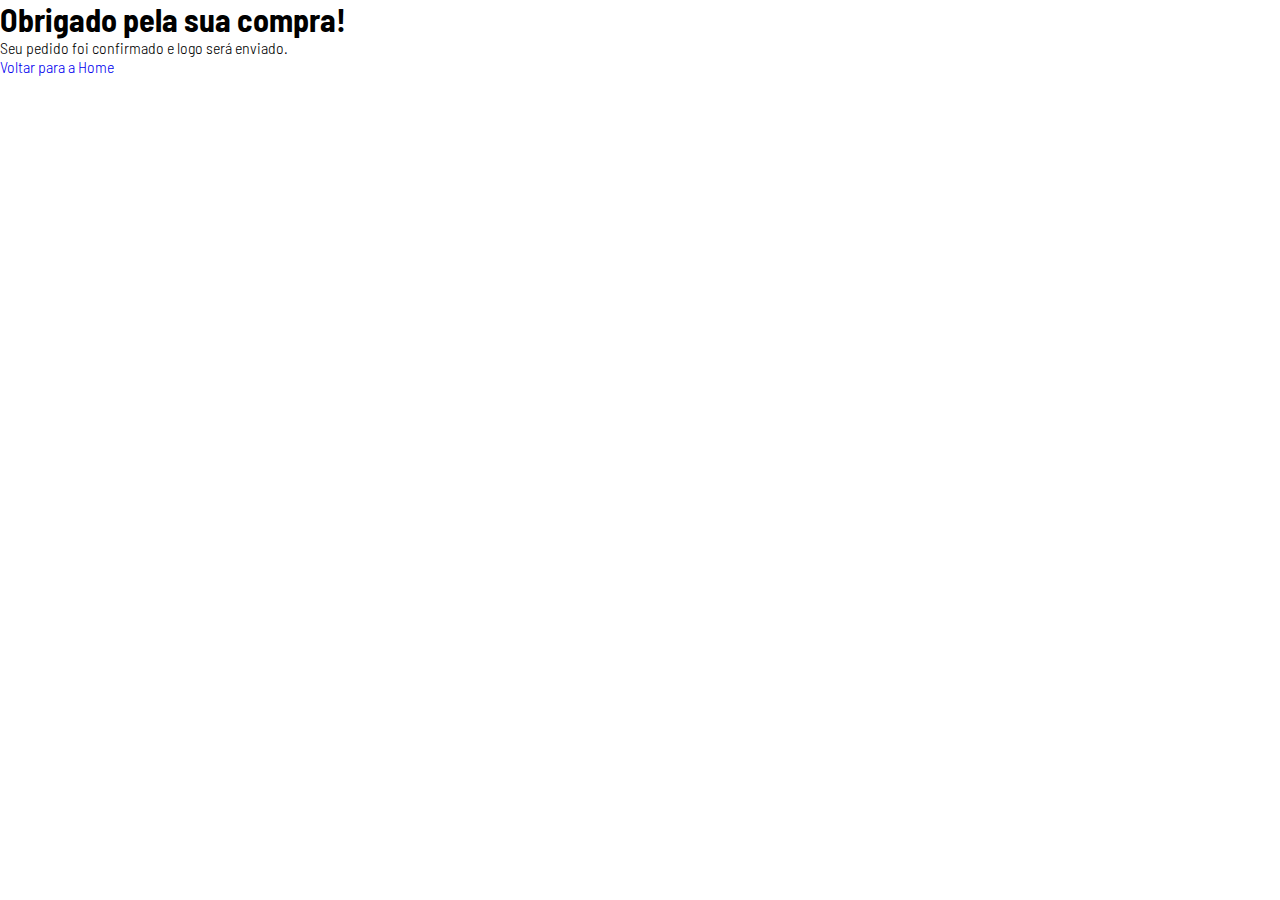
<file: compra.html>
<!DOCTYPE html>
<html lang="pt-BR">
<head>
  <meta charset="UTF-8">
  <title>Compra Finalizada - Vinheria Agnello</title>
  <link rel="preconnect" href="https://fonts.googleapis.com">
  <link rel="preconnect" href="https://fonts.gstatic.com" crossorigin>
  <link
    href="https://fonts.googleapis.com/css2?family=Barlow+Semi+Condensed:ital,wght@0,100;0,200;0,300;0,400;0,500;0,600;0,700;0,800;0,900;1,100;1,200;1,300;1,400;1,500;1,600;1,700;1,800;1,900&family=Unna:ital,wght@0,400;0,700;1,400;1,700&display=swap"
    rel="stylesheet">
  <link rel="stylesheet" href="style.css">
  <link rel="stylesheet" href="./css/cabecalho.css">
  <link rel="stylesheet" href="./css/rodape.css">
  <link rel="stylesheet" href="./css/notarodape.css">
</head>
<body>
  <main class="compra-finalizada">
    <h1>Obrigado pela sua compra!</h1>
    <p>Seu pedido foi confirmado e logo será enviado.</p>
    <a href="home.html">Voltar para a Home</a>
  </main>
</body>
</html>
</file>
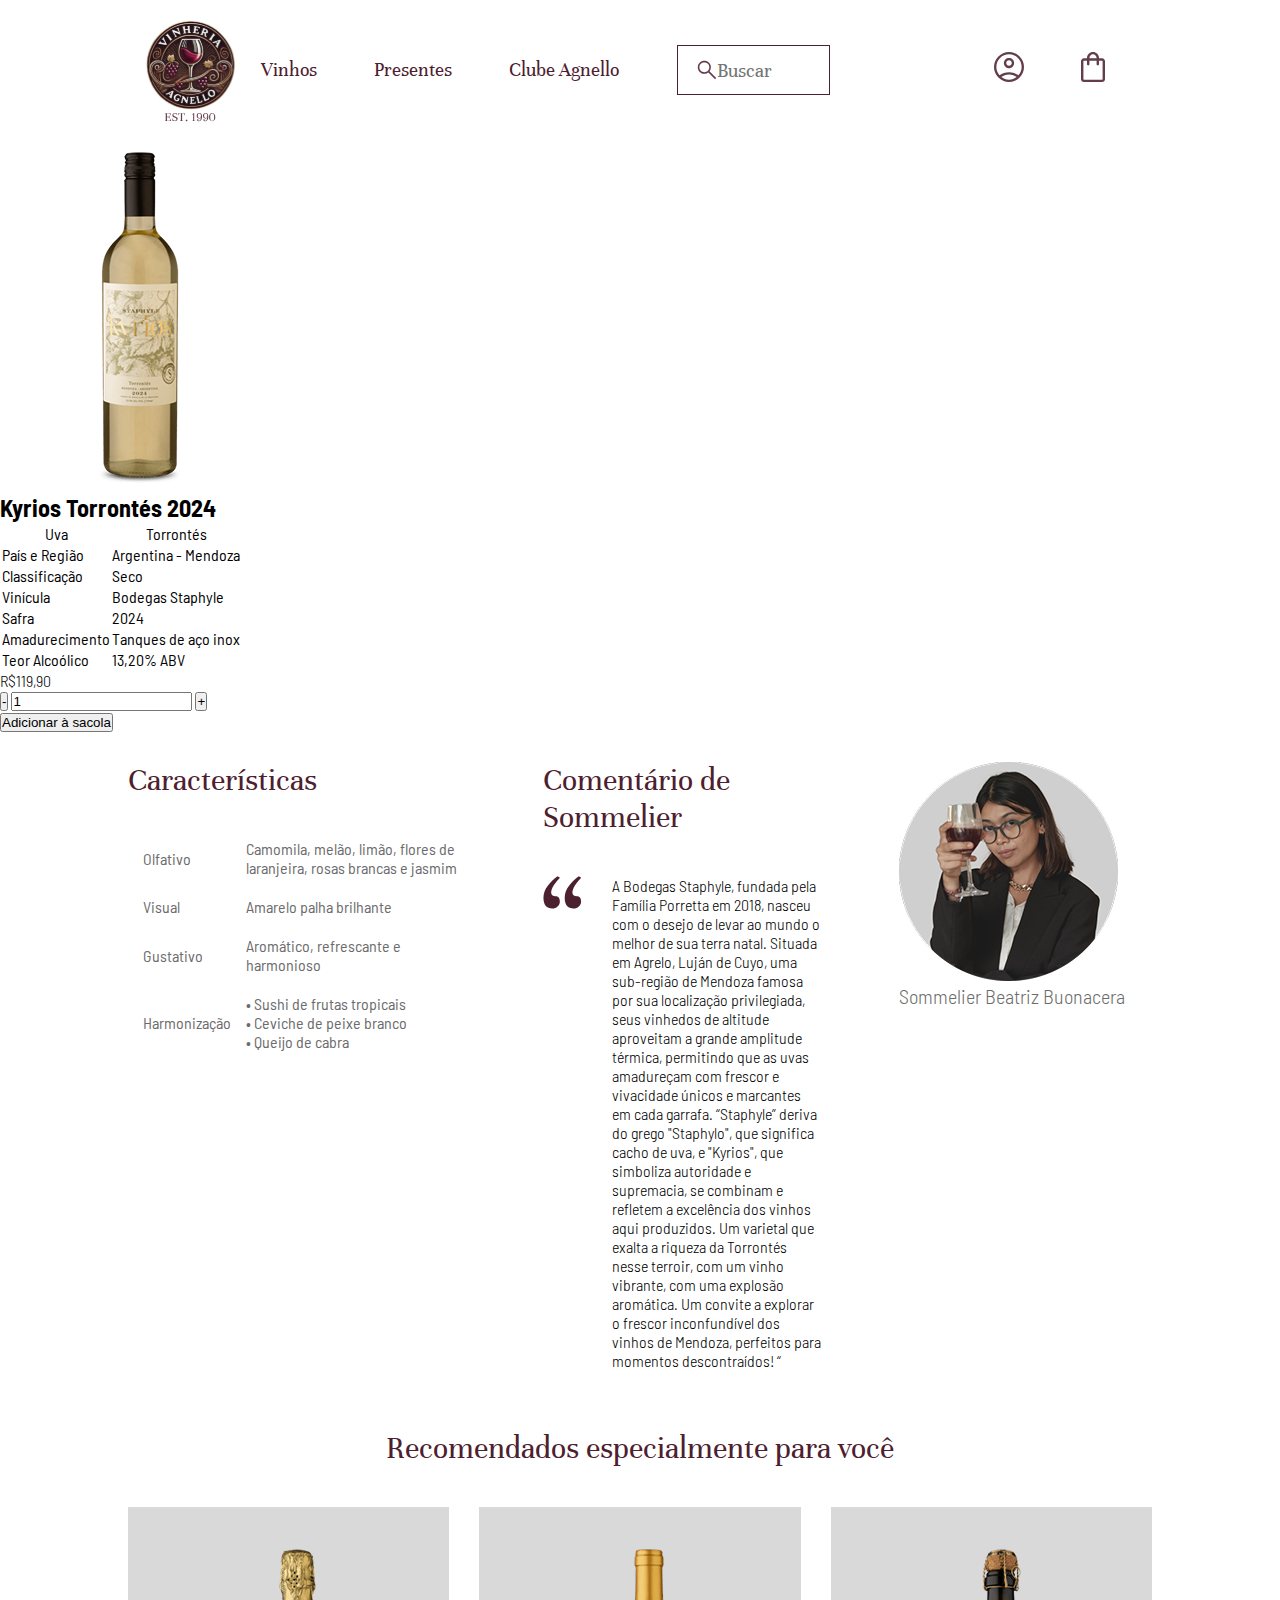
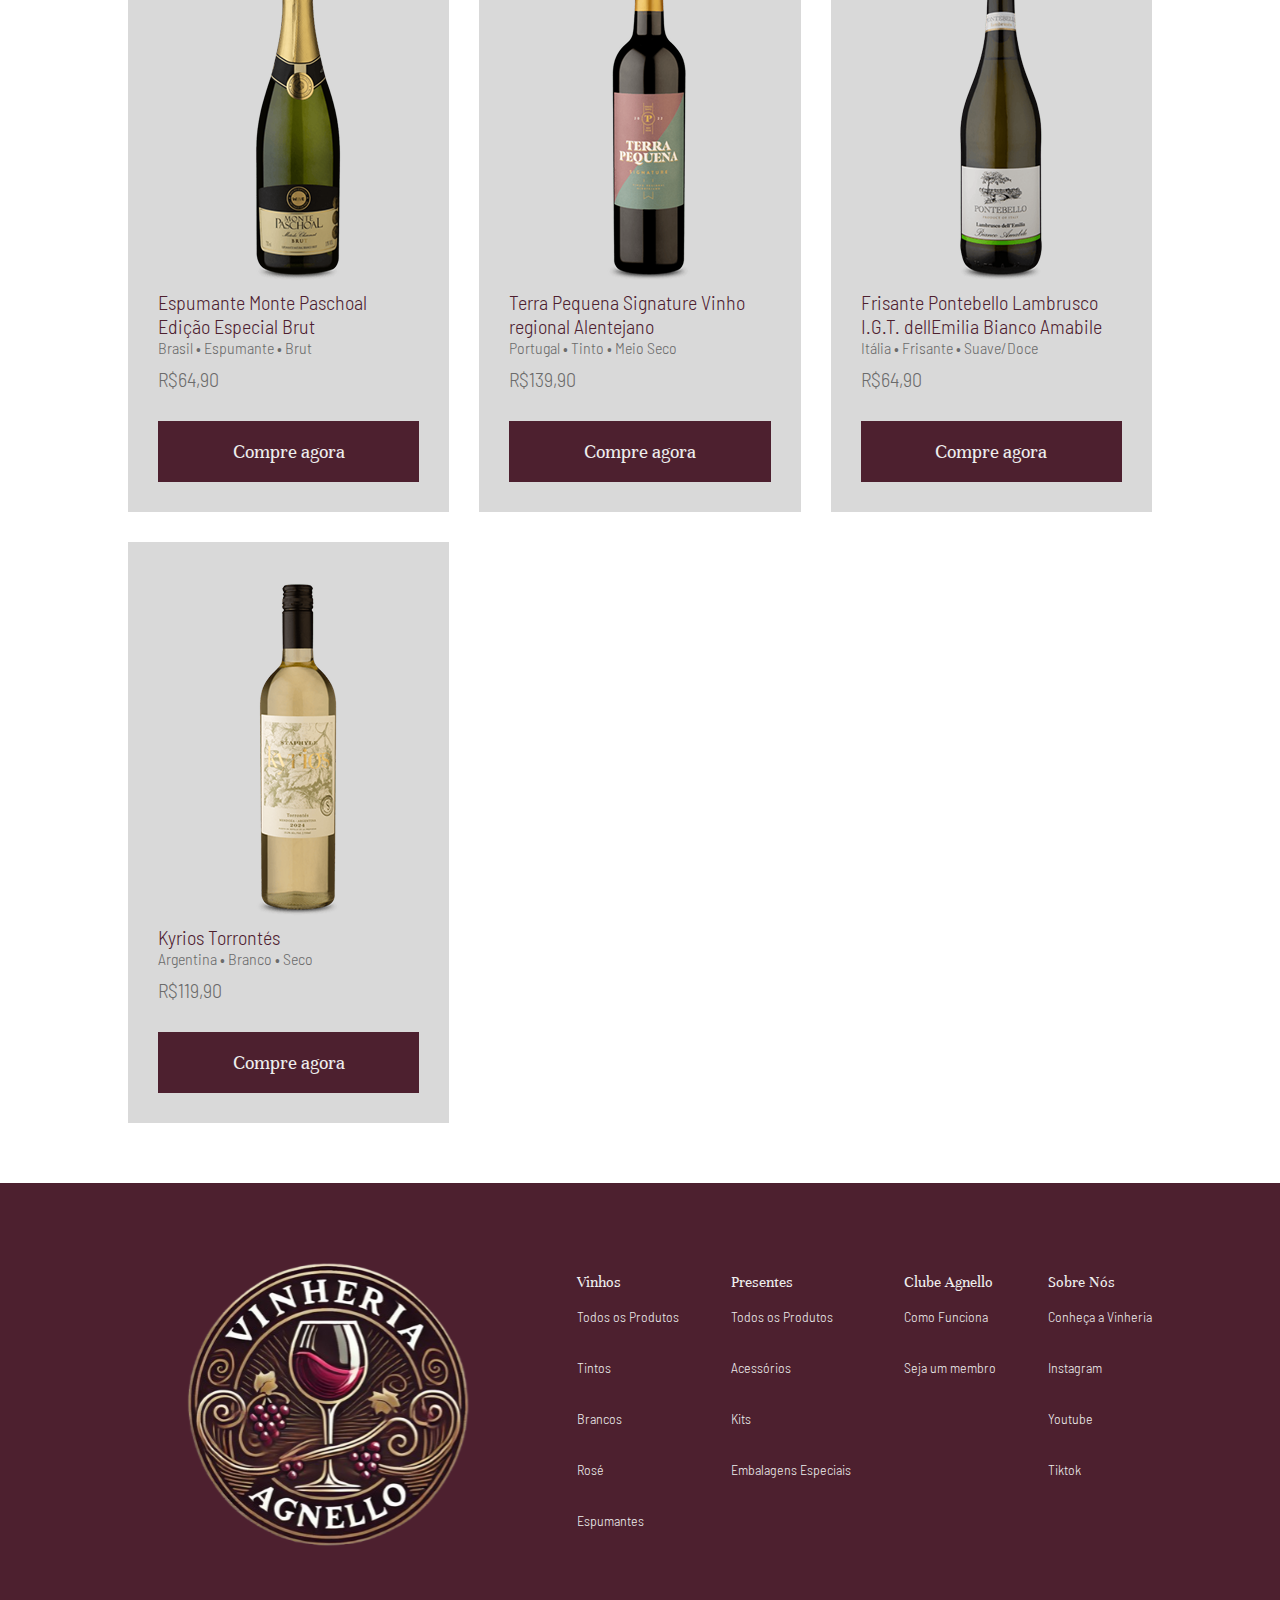
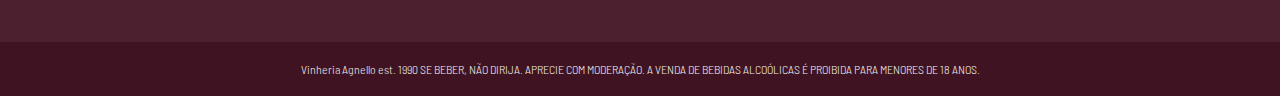
<file: item.html>
<!DOCTYPE html>
<html lang="pt-br">

<head>
    <meta charset="UTF-8">
    <meta name="viewport" content="width=device-width, initial-scale=1.0">
    <title>Vinheria Agnello</title>
    <link rel="preconnect" href="https://fonts.googleapis.com">
    <link rel="preconnect" href="https://fonts.gstatic.com" crossorigin>
    <link
        href="https://fonts.googleapis.com/css2?family=Barlow+Semi+Condensed:ital,wght@0,100;0,200;0,300;0,400;0,500;0,600;0,700;0,800;0,900;1,100;1,200;1,300;1,400;1,500;1,600;1,700;1,800;1,900&family=Unna:ital,wght@0,400;0,700;1,400;1,700&display=swap"
        rel="stylesheet">
    <link rel="stylesheet" href="style.css">
    <link rel="stylesheet" href="./css/cabecalho.css">
    <link rel="stylesheet" href="./css/produto.css">
    <link rel="stylesheet" href="./css/caracteristicas.css">
    <link rel="stylesheet" href="./css/recomendados.css">
    <link rel="stylesheet" href="./css/rodape.css">
    <link rel="stylesheet" href="./css/notarodape.css">
</head>

<body>
    <header>
        <nav class="cabecalho">
            <ul class="cabecalho__nav">
                <ul class="cabecalho__nav_list">
                    <li class="logo">
                        <h1 class="cabecalho__logo">
                            <a href="index.html" class="rodape__coluna_logo_link">
                            <img src="./assets/icons/logo.svg" alt="Logo Vinheria Agnello">
                            </a>
                        </h1>
                    </li>
                    <li class="cabecalho__nav_list_item">
                        <a href="produtos.html" class="cabecalho__nav_list_link cabecalho__nav_list_link-vinhos">Vinhos</a>
                    </li>
                    <li class="cabecalho__nav_list_item">
                        <a href="produtos.html" class="cabecalho__nav_list_link cabecalho__nav_list_link-presentes">Presentes</a>
                    </li>
                    <li class="cabecalho__nav_list_item">
                        <a href="clube.html" class="cabecalho__nav_list_link cabecalho__nav_list_link-clube">Clube Agnello</a>
                    </li>
                    <li class="cabecalho__nav_list_item-input">
                        <img src="./assets/icons/icone-lupa.svg" alt="ícone de lupa" class="pesquisa-icon">
                        <input type="search" id="search" placeholder="Buscar" class="cabecalho__nav_list_input">
                    </li>
                    <li class="cabecalho__nav_list_item">
                        <a href="login.html" class="cabecalho__nav_list_link cabecalho__nav_list_link-login"><img
                                src="./assets/icons/icone-login.svg" alt="ícone de login"></a>
                    </li>
                    <li class="cabecalho__nav_list_item">
                        <a href="carrinho.html" class="cabecalho__nav_list_link cabecalho__nav_list_link-sacola"><img
                                src="./assets/icons/icone-sacola.svg" alt="ícone de sacola"></a>
                    </li>
                </ul>
            </ul>
        </nav>
    </header>

    <section class="produto">
        <div class="produto__imagem-container">
            <img src="./assets/produtos/vinho-4.png" alt="Imagem de um vinho" class="produto__imagem">
        </div>
        <div class="produto__descricao">
            <h2 class="produto__titulo">Kyrios Torrontés 2024</h2>
            <table class="produto__tabela_informacoes">
                <tr>
                    <th>Uva</th>
                    <th>Torrontés</th>
                </tr>
                <tr>
                    <td>País e Região</td>
                    <td>Argentina - Mendoza</td>
                </tr>
                <tr>
                    <td>Classificação</td>
                    <td>Seco</td>
                </tr>
                <tr>
                    <td>Vinícula</td>
                    <td>Bodegas Staphyle</td>
                </tr>
                <tr>
                    <td>Safra</td>
                    <td>2024</td>
                </tr>
                <tr>
                    <td>Amadurecimento</td>
                    <td>Tanques de aço inox</td>
                </tr>
                <tr>
                    <td>Teor Alcoólico</td>
                    <td>13,20% ABV</td>
                </tr>
            </table>
            <div class="produto__preco_container">
                <p class="produto__preco">R$119,90</p>
            </div>
            <div class="produto__quantidade">
                <button class="produto__quantidade-botao" data-diminuir>-</button>
                <input type="number" value="1" min="1" class="produto__quantidade-input">
                <button class="produto__quantidade-botao" data-aumentar>+</button>
            </div>
            <div class="produto__botao-sacola">
                <a href="carrinho.html">
                <button class="produto__botao">Adicionar à sacola</button>
            </a>
            </div>
        </div>
    </section>

    <section class="caracteristicas">
        <div class="caracteristicas__informacoes">
            <h3 class="caracteristicas__titulo">Características</h3>
            <table class="caracteristicas__tabela_informacoes">
                <tr>
                    <th>Olfativo</th>
                    <th>Camomila, melão, limão, flores de laranjeira, rosas brancas e jasmim</th>
                </tr>
                <tr>
                    <td>Visual</td>
                    <td>Amarelo palha brilhante</td>
                </tr>
                <tr>
                    <td>Gustativo</td>
                    <td>Aromático, refrescante e harmonioso</td>
                </tr>
                <tr>
                    <td>Harmonização</td>
                    <td>• Sushi de frutas tropicais<br>
                        • Ceviche de peixe branco<br>
                        • Queijo de cabra</td>
                </tr>
            </table>
        </div>

        <div class="caracteristicas__sommelier">
            <div class="caracteristicas__sommelier-texto">
                <h3 class="caracteristicas__titulo">Comentário de Sommelier</h3>
                <div class="caracteristicas__sommelier-comentario">
                <img src="./assets/icons/aspas.svg" alt="ícone de aspas" class="caracteristicas__icone-aspas">
                <p class="caracteristicas__comentario">A Bodegas Staphyle, fundada pela Família Porretta em 2018, nasceu
                    com o
                    desejo de levar ao mundo o melhor de sua terra natal. Situada em Agrelo, Luján de Cuyo, uma
                    sub-região de
                    Mendoza famosa por sua localização privilegiada, seus vinhedos de altitude aproveitam a grande
                    amplitude
                    térmica, permitindo que as uvas amadureçam com frescor e vivacidade únicos e marcantes em cada
                    garrafa.
                    “Staphyle” deriva do grego "Staphylo", que significa cacho de uva, e "Kyrios", que simboliza
                    autoridade e
                    supremacia, se combinam e refletem a excelência dos vinhos aqui produzidos. Um varietal que exalta a
                    riqueza
                    da Torrontés nesse terroir, com um vinho vibrante, com uma explosão aromática. Um convite a explorar
                    o
                    frescor inconfundível dos vinhos de Mendoza, perfeitos para momentos descontraídos! “</p>
                </div>
            </div>
            <div class="caracteristicas__sommelier-imagem">
                <img src="./assets/imagem-comentario-sommelier.png" alt="Imagem de um sommelier"
                    class="caracteristicas__imagem-sommelier">
                <h6 class="sommelier__nome-sommelier">Sommelier Beatriz Buonacera</h6>
            </div>
        </div>

    </section>

    <section class="recomendados">
        <h3 class="recomendados__titulo">Recomendados especialmente para você</h3>
        <ul class="recomendados__list">
            <li class="recomendados__list_item">
                <a href="item.html">
                    <img src="./assets/produtos/vinho-1.png" alt="Imagem de um vinho" class="recomendados__imagem">
                    <div class="recomendados__descricao">
                        <h4 class="recomendados__nome">Espumante Monte Paschoal Edição Especial Brut</h4>
                </a>
                <p class="recomendados__descricao">Brasil • Espumante • Brut</p>
                <p class="recomendados__preco">R$64,90</p>
                <a href="carrinho.html">
                    <button class="recomendados__botao">Compre agora</button>
                </a>
                </div>
            </li>
            <li class="recomendados__list_item">
                <a href="item.html">
                    <img src="./assets/produtos/vinho-2.png" alt="Imagem de um vinho" class="recomendados__imagem">
                    <div class="recomendados__descricao">
                        <h4 class="recomendados__nome">Terra Pequena Signature Vinho regional Alentejano</h4>
                </a>
                <p class="recomendados__descricao">Portugal • Tinto • Meio Seco</p>
                <p class="recomendados__preco">R$139,90</p>
                <a href="carrinho.html">
                    <button class="recomendados__botao">Compre agora</button>
                </a>
                </div>
            </li>
            <li class="recomendados__list_item">
                <a href="item.html">
                    <img src="./assets/produtos/vinho-3.png" alt="Imagem de um vinho" class="recomendados__imagem">
                    <div class="recomendados__descricao">
                        <h4 class="recomendados__nome">Frisante Pontebello Lambrusco I.G.T. dellEmilia Bianco Amabile
                        </h4>
                </a>
                <p class="recomendados__descricao">Itália • Frisante • Suave/Doce</p>
                <p class="recomendados__preco">R$64,90</p>
                <a href="carrinho.html">
                    <button class="recomendados__botao">Compre agora</button>
                </a>
                </div>
            </li>
            <li class="recomendados__list_item">
                <a href="item.html">
                    <img src="./assets/produtos/vinho-4.png" alt="Imagem de um vinho" class="recomendados__imagem">
                    <div class="recomendados__descricao">
                        <h4 class="recomendados__nome">Kyrios Torrontés</h4>
                </a>
                <p class="recomendados__descricao">Argentina • Branco • Seco</p>
                <p class="recomendados__preco">R$119,90</p>
                <a href="carrinho.html">
                    <button class="recomendados__botao">Compre agora</button>
                </a>
                </div>
            </li>
        </ul>
    </section>

    <footer>
        <section class="rodape">
            <div class="rodape__coluna rodape__coluna_logo">
                <a href="index.html" class="rodape__coluna_logo_link">
                <img src="./assets/icons/logo-brasao.svg" alt="Logo Vinheria Agnello" class="rodape__logo">
                </a>
            </div>
            <div class="rodape__coluna rodape__coluna_links">
                <h5 class="rodape__coluna_titulo">Vinhos</h5>
                <ul class="rodape__coluna_lista">
                    <li class="rodape__coluna_list_item"><a href="produtos.html" class="rodape__coluna_list_link">Todos os
                            Produtos</a></li>
                    <li class="rodape__coluna_list_item"><a href="produtos.html" class="rodape__coluna_list_link">Tintos</a></li>
                    <li class="rodape__coluna_list_item"><a href="produtos.html" class="rodape__coluna_list_link">Brancos</a></li>
                    <li class="rodape__coluna_list_item"><a href="produtos.html" class="rodape__coluna_list_link">Rosé</a></li>
                    <li class="rodape__coluna_list_item"><a href="produtos.html" class="rodape__coluna_list_link">Espumantes</a>
                    </li>
                </ul>
            </div>
            <div class="rodape__coluna rodape__coluna_links">
                <h5 class="rodape__coluna_titulo">Presentes</h5>
                <ul class="rodape__coluna_lista">
                    <li class="rodape__coluna_list_item"><a href="produtos.html" class="rodape__coluna_list_link">Todos os
                            Produtos</a></li>
                    <li class="rodape__coluna_list_item"><a href="produtos.html" class="rodape__coluna_list_link">Acessórios</a>
                    </li>
                    <li class="rodape__coluna_list_item"><a href="produtos.html" class="rodape__coluna_list_link">Kits</a></li>
                    <li class="rodape__coluna_list_item"><a href="produtos.html" class="rodape__coluna_list_link">Embalagens
                            Especiais</a></li>
                </ul>
            </div>
            <div class="rodape__coluna rodape__coluna_links">
                <h5 class="rodape__coluna_titulo">Clube Agnello</h5>
                <ul class="rodape__coluna_lista">
                    <li class="rodape__coluna_list_item"><a href="clube.html" class="rodape__coluna_list_link">Como Funciona</a>
                    </li>
                    <li class="rodape__coluna_list_item"><a href="clube.html" class="rodape__coluna_list_link">Seja um membro</a>
                    </li>
                </ul>
            </div>
            <div class="rodape__coluna rodape__coluna_links">
                <h5 class="rodape__coluna_titulo">Sobre Nós</h5>
                <ul class="rodape__coluna_lista">
                    <li class="rodape__coluna_list_item"><a href="sobre.html" class="rodape__coluna_list_link">Conheça a
                            Vinheria</a></li>
                    <li class="rodape__coluna_list_item"><a href="#" class="rodape__coluna_list_link">Instagram</a></li>
                    <li class="rodape__coluna_list_item"><a href="#" class="rodape__coluna_list_link">Youtube</a></li>
                    <li class="rodape__coluna_list_item"><a href="#" class="rodape__coluna_list_link">Tiktok</a></li>
                </ul>
            </div>
        </section>

        <section class="nota_rodape">
            <p class="nota_rodape__texto">Vinheria Agnello est. 1990 SE BEBER, NÃO DIRIJA. APRECIE COM MODERAÇÃO. A
                VENDA DE BEBIDAS ALCOÓLICAS É PROIBIDA PARA MENORES DE 18 ANOS.</p>
        </section>
    </footer>
</body>

</html>
</file>
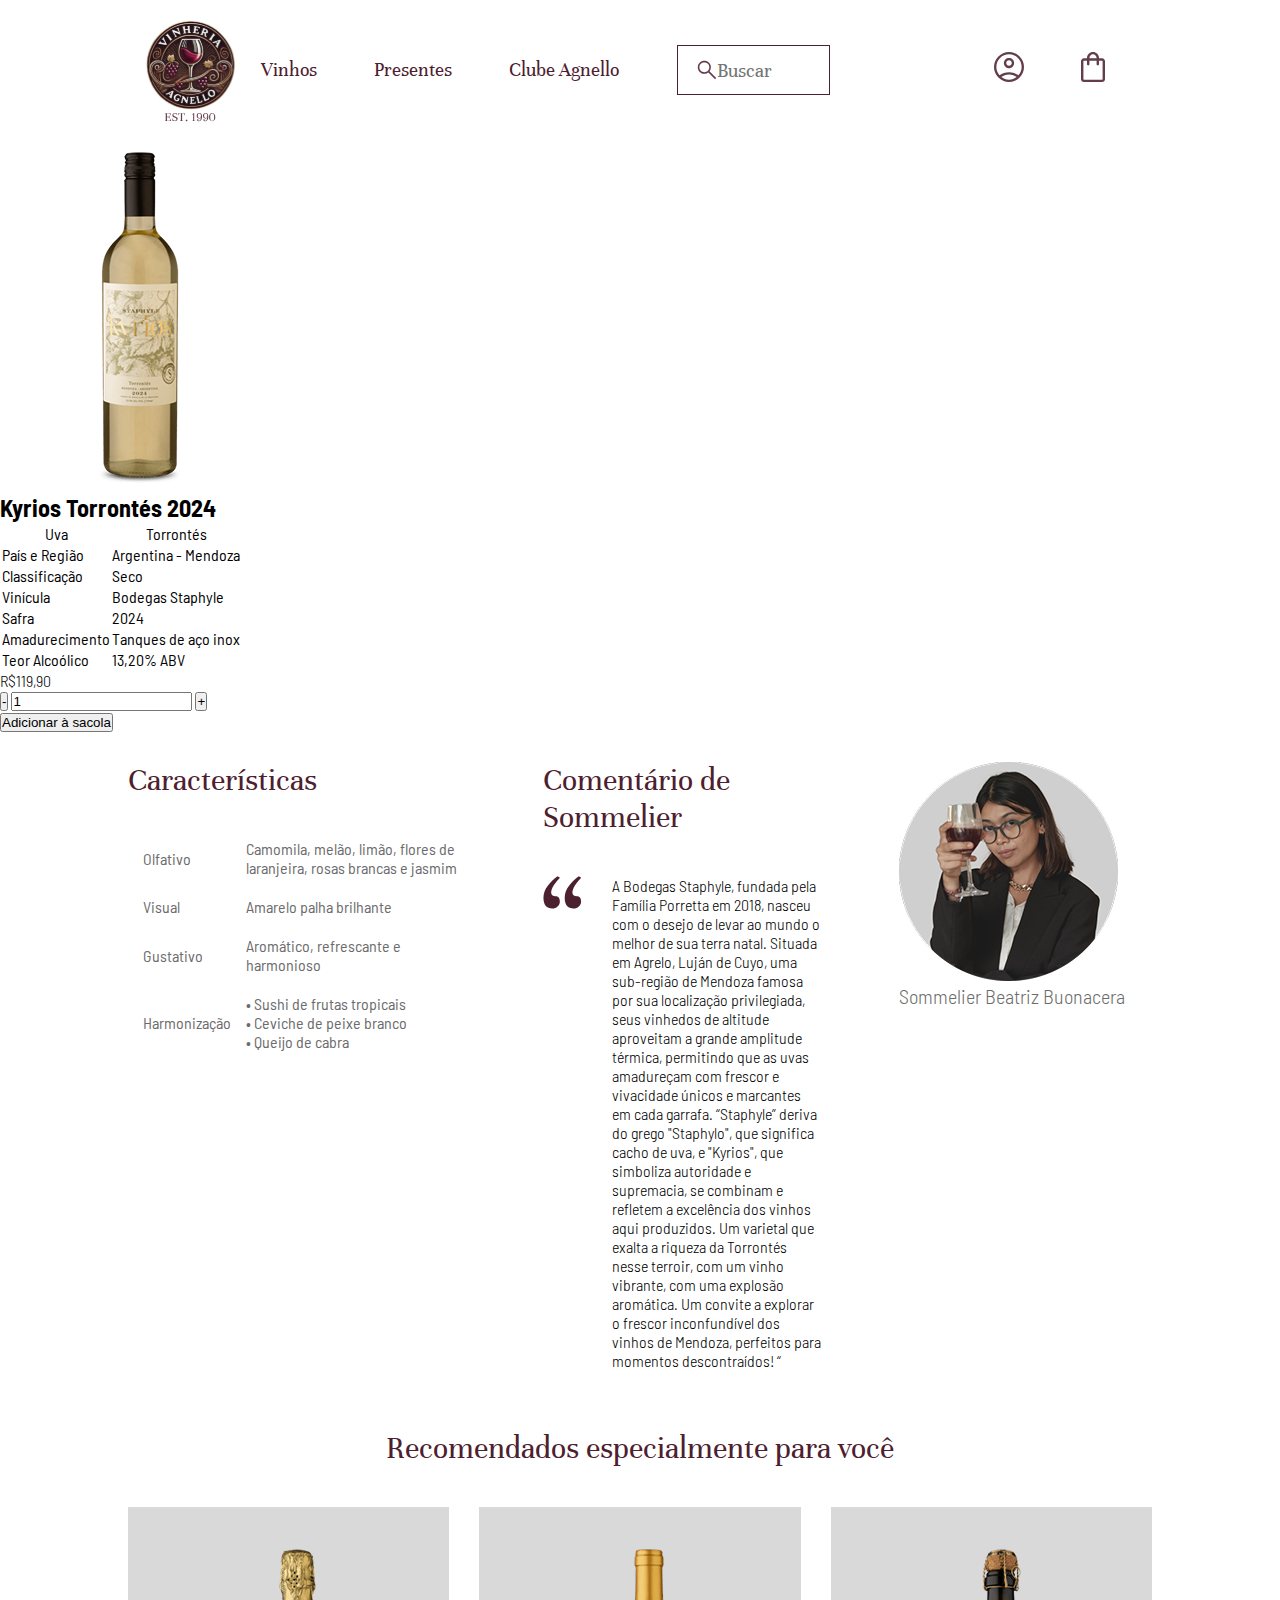
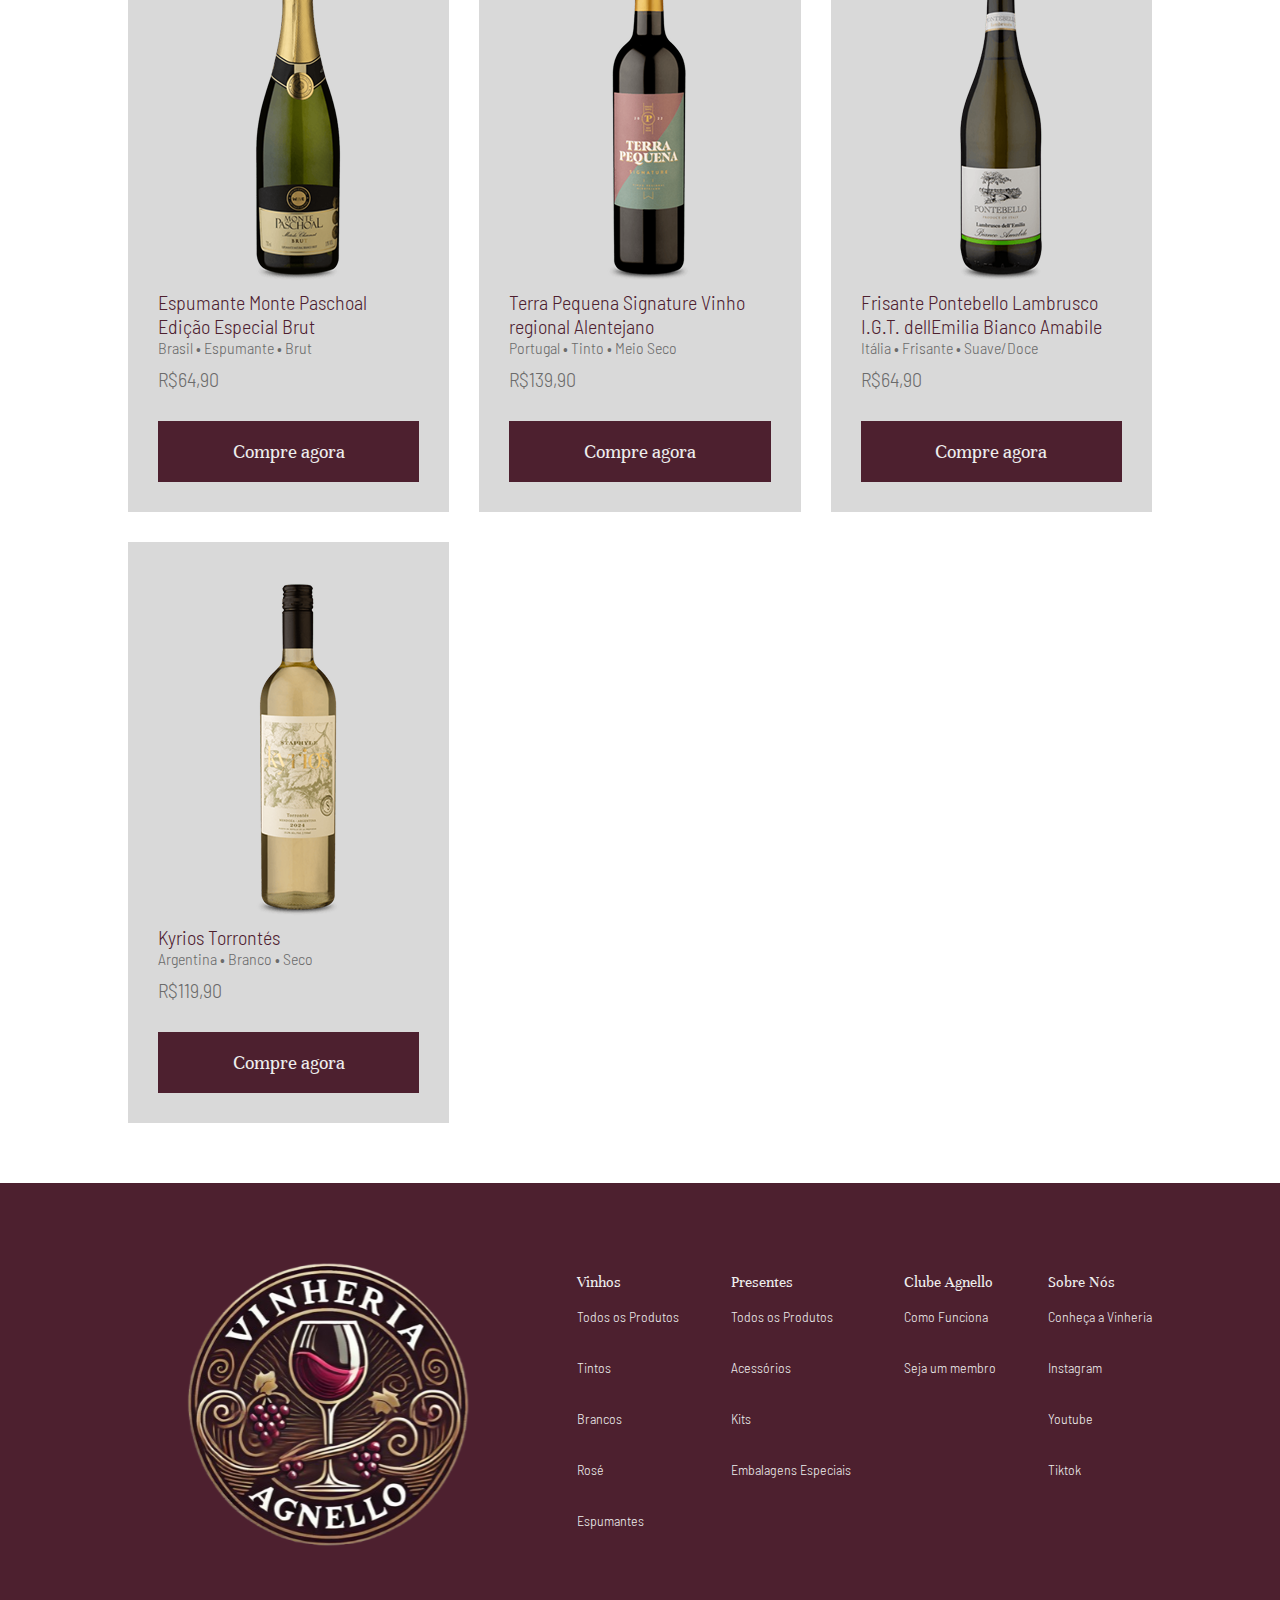
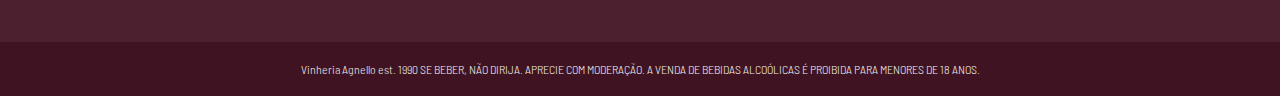
<file: produto.html>
<!DOCTYPE html>
<html lang="en">

<head>
    <meta charset="UTF-8">
    <meta name="viewport" content="width=device-width, initial-scale=1.0">
    <title>Produto</title>
    <link rel="preconnect" href="https://fonts.googleapis.com">
    <link rel="preconnect" href="https://fonts.gstatic.com" crossorigin>
    <link
        href="https://fonts.googleapis.com/css2?family=Barlow+Semi+Condensed:ital,wght@0,100;0,200;0,300;0,400;0,500;0,600;0,700;0,800;0,900;1,100;1,200;1,300;1,400;1,500;1,600;1,700;1,800;1,900&family=Unna:ital,wght@0,400;0,700;1,400;1,700&display=swap"
        rel="stylesheet">
    <link rel="stylesheet" href="style.css">
    <link rel="stylesheet" href="./css/cabecalho.css">
    <link rel="stylesheet" href="./css/produto.css">
    <link rel="stylesheet" href="./css/caracteristicas.css">
    <link rel="stylesheet" href="./css/recomendados.css">
    <link rel="stylesheet" href="./css/rodape.css">
    <link rel="stylesheet" href="./css/notarodape.css">
</head>

<body>
    <header>
        <nav class="cabecalho">
            <ul class="cabecalho__nav">
                <ul class="cabecalho__nav_list">
                    <li class="logo">
                        <h1 class="cabecalho__logo">
                            <img src="./assets/icons/logo.svg" alt="Logo Vinheria Agnello">
                        </h1>
                    </li>
                    <li class="cabecalho__nav_list_item">
                        <a href="#" class="cabecalho__nav_list_link cabecalho__nav_list_link-vinhos">Vinhos</a>
                    </li>
                    <li class="cabecalho__nav_list_item">
                        <a href="#" class="cabecalho__nav_list_link cabecalho__nav_list_link-presentes">Presentes</a>
                    </li>
                    <li class="cabecalho__nav_list_item">
                        <a href="#" class="cabecalho__nav_list_link cabecalho__nav_list_link-clube">Clube Agnello</a>
                    </li>
                    <li class="cabecalho__nav_list_item-input">
                        <img src="./assets/icons/icone-lupa.svg" alt="ícone de lupa" class="pesquisa-icon">
                        <input type="search" id="search" placeholder="Buscar" class="cabecalho__nav_list_input">
                    </li>
                    <li class="cabecalho__nav_list_item">
                        <a href="#" class="cabecalho__nav_list_link cabecalho__nav_list_link-login"><img
                                src="./assets/icons/icone-login.svg" alt="ícone de login"></a>
                    </li>
                    <li class="cabecalho__nav_list_item">
                        <a href="#" class="cabecalho__nav_list_link cabecalho__nav_list_link-sacola"><img
                                src="./assets/icons/icone-sacola.svg" alt="ícone de sacola"></a>
                    </li>
                </ul>
            </ul>
        </nav>
    </header>

    <section class="produto">
        <div class="produto__imagem-container">
            <img src="./assets/produtos/vinho-4.png" alt="Imagem de um vinho" class="produto__imagem">
        </div>
        <div class="produto__descricao">
            <h2 class="produto__titulo">Kyrios Torrontés 2024</h2>
            <table class="produto__tabela_informacoes">
                <tr>
                    <th>Uva</th>
                    <th>Torrontés</th>
                </tr>
                <tr>
                    <td>País e Região</td>
                    <td>Argentina - Mendoza</td>
                </tr>
                <tr>
                    <td>Classificação</td>
                    <td>Seco</td>
                </tr>
                <tr>
                    <td>Vinícula</td>
                    <td>Bodegas Staphyle</td>
                </tr>
                <tr>
                    <td>Safra</td>
                    <td>2024</td>
                </tr>
                <tr>
                    <td>Amadurecimento</td>
                    <td>Tanques de aço inox</td>
                </tr>
                <tr>
                    <td>Teor Alcoólico</td>
                    <td>13,20% ABV</td>
                </tr>
            </table>
            <div class="produto__preco_container">
                <p class="produto__preco">R$119,90</p>
            </div>
            <div class="produto__quantidade">
                <button class="produto__quantidade-botao" data-diminuir>-</button>
                <input type="number" value="1" min="1" class="produto__quantidade-input">
                <button class="produto__quantidade-botao" data-aumentar>+</button>
            </div>
            <div class="produto__botao-sacola">
                <button class="produto__botao">Adicionar à sacola</button>
            </div>
        </div>
    </section>

    <section class="caracteristicas">
        <div class="caracteristicas__informacoes">
            <h3 class="caracteristicas__titulo">Características</h3>
            <table class="caracteristicas__tabela_informacoes">
                <tr>
                    <th>Olfativo</th>
                    <th>Camomila, melão, limão, flores de laranjeira, rosas brancas e jasmim</th>
                </tr>
                <tr>
                    <td>Visual</td>
                    <td>Amarelo palha brilhante</td>
                </tr>
                <tr>
                    <td>Gustativo</td>
                    <td>Aromático, refrescante e harmonioso</td>
                </tr>
                <tr>
                    <td>Harmonização</td>
                    <td>• Sushi de frutas tropicais<br>
                        • Ceviche de peixe branco<br>
                        • Queijo de cabra</td>
                </tr>
            </table>
        </div>

        <div class="caracteristicas__sommelier">
            <div class="caracteristicas__sommelier-texto">
                <h3 class="caracteristicas__titulo">Comentário de Sommelier</h3>
                <div class="caracteristicas__sommelier-comentario">
                <img src="./assets/icons/aspas.svg" alt="ícone de aspas" class="caracteristicas__icone-aspas">
                <p class="caracteristicas__comentario">A Bodegas Staphyle, fundada pela Família Porretta em 2018, nasceu
                    com o
                    desejo de levar ao mundo o melhor de sua terra natal. Situada em Agrelo, Luján de Cuyo, uma
                    sub-região de
                    Mendoza famosa por sua localização privilegiada, seus vinhedos de altitude aproveitam a grande
                    amplitude
                    térmica, permitindo que as uvas amadureçam com frescor e vivacidade únicos e marcantes em cada
                    garrafa.
                    “Staphyle” deriva do grego "Staphylo", que significa cacho de uva, e "Kyrios", que simboliza
                    autoridade e
                    supremacia, se combinam e refletem a excelência dos vinhos aqui produzidos. Um varietal que exalta a
                    riqueza
                    da Torrontés nesse terroir, com um vinho vibrante, com uma explosão aromática. Um convite a explorar
                    o
                    frescor inconfundível dos vinhos de Mendoza, perfeitos para momentos descontraídos! “</p>
                </div>
            </div>
            <div class="caracteristicas__sommelier-imagem">
                <img src="./assets/imagem-comentario-sommelier.png" alt="Imagem de um sommelier"
                    class="caracteristicas__imagem-sommelier">
                <h6 class="sommelier__nome-sommelier">Sommelier Beatriz Buonacera</h6>
            </div>
        </div>

    </section>

    <section class="recomendados">
        <h3 class="recomendados__titulo">Recomendados especialmente para você</h3>
        <ul class="recomendados__list">
            <li class="recomendados__list_item">
                <img src="./assets/produtos/vinho-1.png" alt="Imagem de um vinho" class="recomendados__imagem">
                <div class="recomendados__descricao">
                    <h4 class="recomendados__nome">Espumante Monte Paschoal Edição Especial Brut</h4>
                    <p class="recomendados__descricao">Brasil • Espumante • Brut</p>
                    <p class="recomendados__preco">R$64,90</p>
                    <button class="recomendados__botao">Compre agora</button>
                </div>
            </li>
            <li class="recomendados__list_item">
                <img src="./assets/produtos/vinho-2.png" alt="Imagem de um vinho" class="recomendados__imagem">
                <div class="recomendados__descricao">
                    <h4 class="recomendados__nome">Terra Pequena Signature Vinho regional Alentejano</h4>
                    <p class="recomendados__descricao">Portugal • Tinto • Meio Seco</p>
                    <p class="recomendados__preco">R$139,90</p>
                    <button class="recomendados__botao">Compre agora</button>
                </div>
            </li>
            <li class="recomendados__list_item">
                <img src="./assets/produtos/vinho-3.png" alt="Imagem de um vinho" class="recomendados__imagem">
                <div class="recomendados__descricao">
                    <h4 class="recomendados__nome">Frisante Pontebello Lambrusco I.G.T. dellEmilia Bianco Amabile</h4>
                    <p class="recomendados__descricao">Itália • Frisante • Suave/Doce</p>
                    <p class="recomendados__preco">R$64,90</p>
                    <button class="recomendados__botao">Compre agora</button>
                </div>
            </li>
            <li class="recomendados__list_item">
                <img src="./assets/produtos/vinho-4.png" alt="Imagem de um vinho" class="recomendados__imagem">
                <div class="recomendados__descricao">
                    <h4 class="recomendados__nome">Kyrios Torrontés</h4>
                    <p class="recomendados__descricao">Argentina • Branco • Seco</p>
                    <p class="recomendados__preco">R$119,90</p>
                    <button class="recomendados__botao">Compre agora</button>
                </div>
            </li>
        </ul>
    </section>

    <footer>
        <section class="rodape">
            <div class="rodape__coluna rodape__coluna_logo">
                <img src="./assets/icons/logo-brasao.svg" alt="Logo Vinheria Agnello" class="rodape__logo">
            </div>
            <div class="rodape__coluna rodape__coluna_links">
                <h5 class="rodape__coluna_titulo">Vinhos</h5>
                <ul class="rodape__coluna_lista">
                    <li class="rodape__coluna_list_item"><a href="#" class="rodape__coluna_list_link">Todos os
                            Produtos</a></li>
                    <li class="rodape__coluna_list_item"><a href="#" class="rodape__coluna_list_link">Tintos</a></li>
                    <li class="rodape__coluna_list_item"><a href="#" class="rodape__coluna_list_link">Brancos</a></li>
                    <li class="rodape__coluna_list_item"><a href="#" class="rodape__coluna_list_link">Rosé</a></li>
                    <li class="rodape__coluna_list_item"><a href="#" class="rodape__coluna_list_link">Espumantes</a>
                    </li>
                </ul>
            </div>
            <div class="rodape__coluna rodape__coluna_links">
                <h5 class="rodape__coluna_titulo">Presentes</h5>
                <ul class="rodape__coluna_lista">
                    <li class="rodape__coluna_list_item"><a href="#" class="rodape__coluna_list_link">Todos os
                            Produtos</a></li>
                    <li class="rodape__coluna_list_item"><a href="#" class="rodape__coluna_list_link">Acessórios</a>
                    </li>
                    <li class="rodape__coluna_list_item"><a href="#" class="rodape__coluna_list_link">Kits</a></li>
                    <li class="rodape__coluna_list_item"><a href="#" class="rodape__coluna_list_link">Embalagens
                            Especiais</a></li>
                </ul>
            </div>
            <div class="rodape__coluna rodape__coluna_links">
                <h5 class="rodape__coluna_titulo">Clube Agnello</h5>
                <ul class="rodape__coluna_lista">
                    <li class="rodape__coluna_list_item"><a href="#" class="rodape__coluna_list_link">Como Funciona</a>
                    </li>
                    <li class="rodape__coluna_list_item"><a href="#" class="rodape__coluna_list_link">Seja um membro</a>
                    </li>
                </ul>
            </div>
            <div class="rodape__coluna rodape__coluna_links">
                <h5 class="rodape__coluna_titulo">Sobre Nós</h5>
                <ul class="rodape__coluna_lista">
                    <li class="rodape__coluna_list_item"><a href="#" class="rodape__coluna_list_link">Conheça a
                            Vinheria</a></li>
                    <li class="rodape__coluna_list_item"><a href="#" class="rodape__coluna_list_link">Instagram</a></li>
                    <li class="rodape__coluna_list_item"><a href="#" class="rodape__coluna_list_link">Youtube</a></li>
                    <li class="rodape__coluna_list_item"><a href="#" class="rodape__coluna_list_link">Tiktok</a></li>
                </ul>
            </div>
        </section>

        <section class="nota_rodape">
            <p class="nota_rodape__texto">Vinheria Agnello est. 1990 SE BEBER, NÃO DIRIJA. APRECIE COM MODERAÇÃO. A
                VENDA DE BEBIDAS ALCOÓLICAS É PROIBIDA PARA MENORES DE 18 ANOS.</p>
        </section>
    </footer>
</body>

</html>
</file>
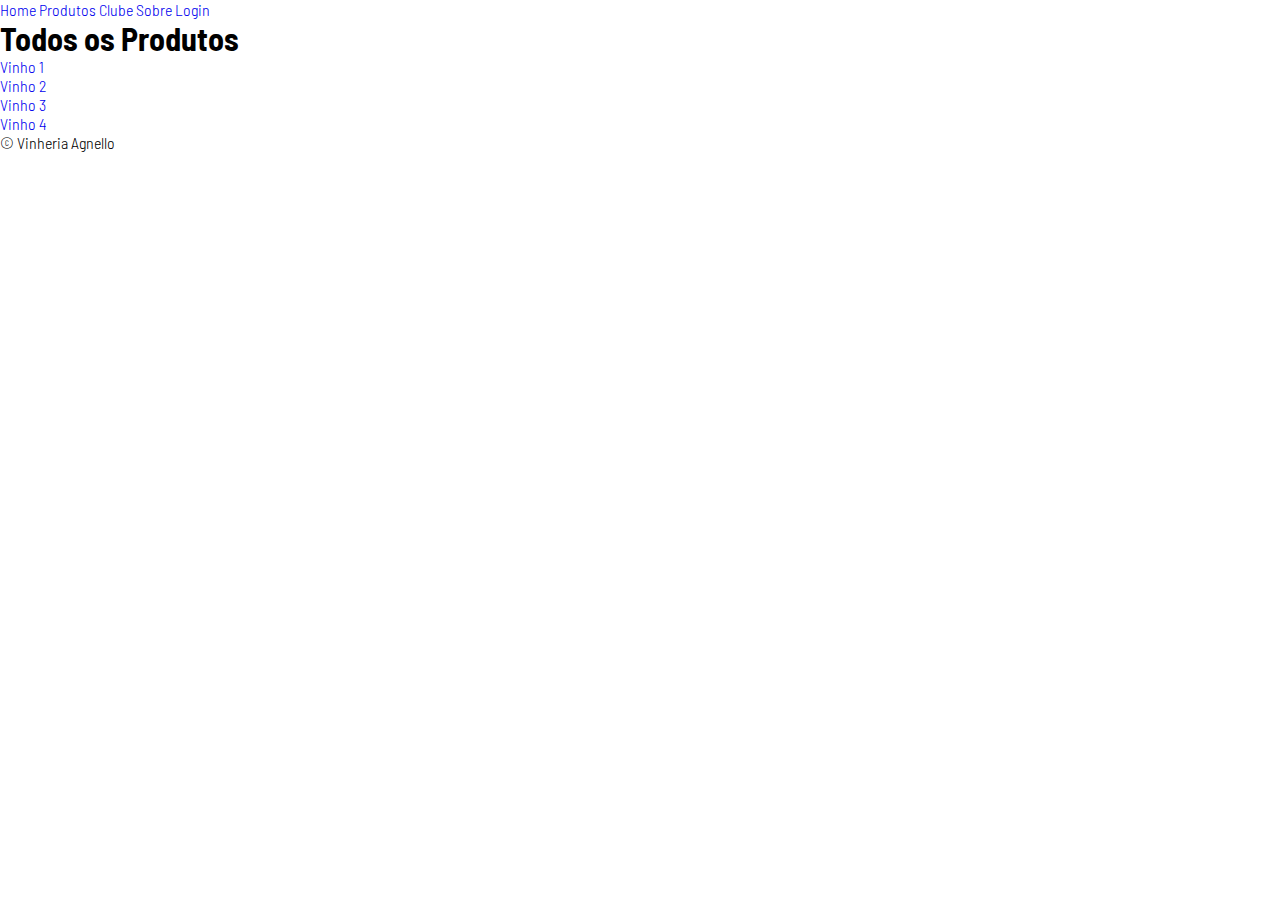
<file: produtos.html>
<!DOCTYPE html>
<html lang="pt-BR">
<head>
  <meta charset="UTF-8">
  <title>Produtos - Vinheria Agnello</title>
  <link rel="preconnect" href="https://fonts.googleapis.com">
  <link rel="preconnect" href="https://fonts.gstatic.com" crossorigin>
  <link
    href="https://fonts.googleapis.com/css2?family=Barlow+Semi+Condensed:ital,wght@0,100;0,200;0,300;0,400;0,500;0,600;0,700;0,800;0,900;1,100;1,200;1,300;1,400;1,500;1,600;1,700;1,800;1,900&family=Unna:ital,wght@0,400;0,700;1,400;1,700&display=swap"
    rel="stylesheet">
  <link rel="stylesheet" href="style.css">
  <link rel="stylesheet" href="./css/cabecalho.css">
  <link rel="stylesheet" href="./css/rodape.css">
  <link rel="stylesheet" href="./css/notarodape.css">
</head>
<body>
  <header>
    <a href="home.html">Home</a>
    <a href="produtos.html">Produtos</a>
    <a href="clube.html">Clube</a>
    <a href="sobre.html">Sobre</a>
    <a href="login.html">Login</a>
  </header>

  <main>
    <h1>Todos os Produtos</h1>
    <div class="produtos-grid">
      <div class="produto"><a href="item.html">Vinho 1</a></div>
      <div class="produto"><a href="item.html">Vinho 2</a></div>
      <div class="produto"><a href="item.html">Vinho 3</a></div>
      <div class="produto"><a href="item.html">Vinho 4</a></div>
    </div>
  </main>

  <footer>
    <p>© Vinheria Agnello</p>
  </footer>
</body>
</html>
</file>
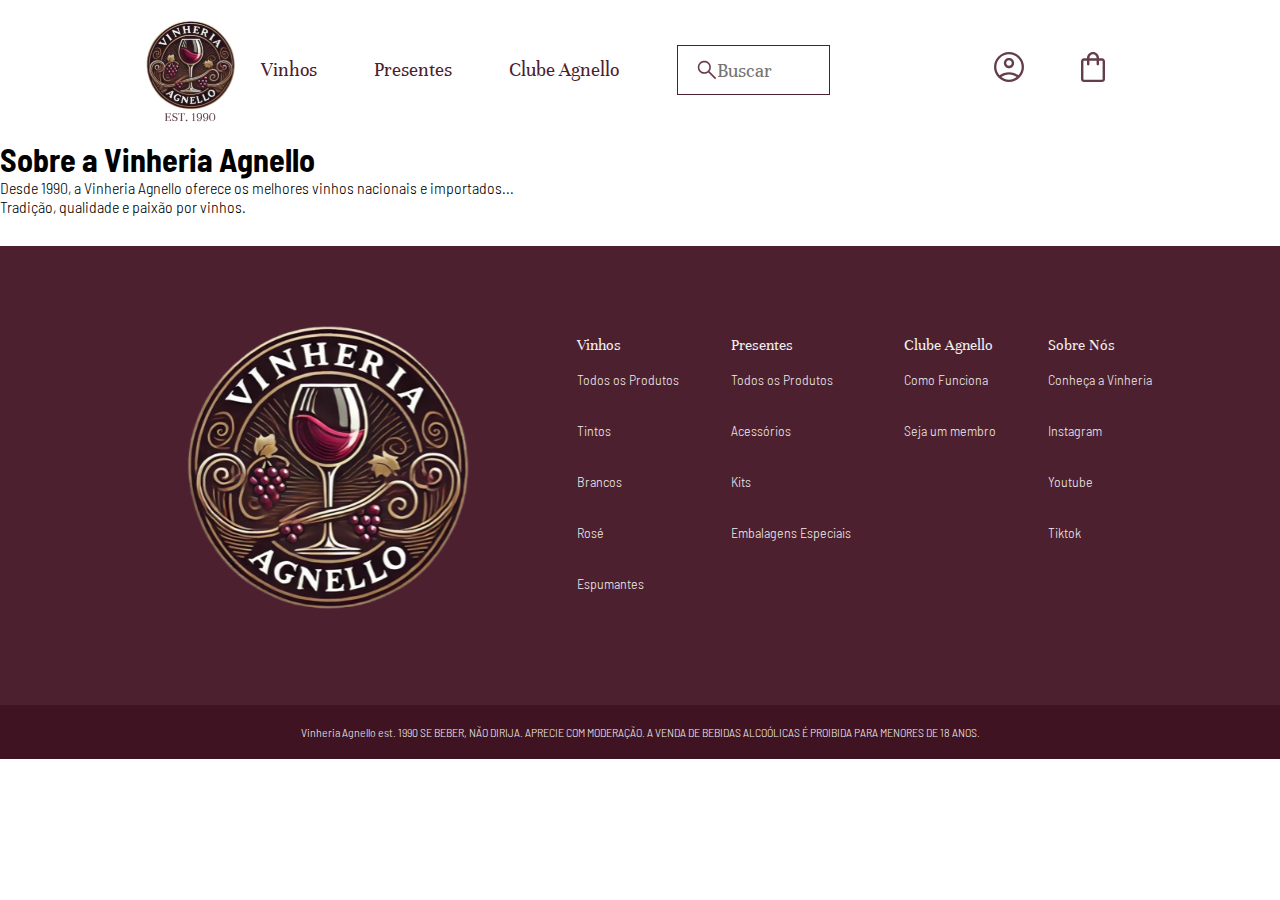
<file: sobre.html>
<!DOCTYPE html>
<html lang="pt-BR">
<head>
  <meta charset="UTF-8">
  <title>Sobre a Vinheria - Vinheria Agnello</title>
  <link rel="preconnect" href="https://fonts.googleapis.com">
  <link rel="preconnect" href="https://fonts.gstatic.com" crossorigin>
  <link
    href="https://fonts.googleapis.com/css2?family=Barlow+Semi+Condensed:ital,wght@0,100;0,200;0,300;0,400;0,500;0,600;0,700;0,800;0,900;1,100;1,200;1,300;1,400;1,500;1,600;1,700;1,800;1,900&family=Unna:ital,wght@0,400;0,700;1,400;1,700&display=swap"
    rel="stylesheet">
  <link rel="stylesheet" href="style.css">
  <link rel="stylesheet" href="./css/cabecalho.css">
  <link rel="stylesheet" href="./css/rodape.css">
  <link rel="stylesheet" href="./css/notarodape.css">
</head>
<body>
  <header>
    <nav class="cabecalho">
      <ul class="cabecalho__nav">
        <ul class="cabecalho__nav_list">
          <li class="logo">
            <h1 class="cabecalho__logo">
              <img src="./assets/icons/logo.svg" alt="Logo Vinheria Agnello">
            </h1>
          </li>
          <li class="cabecalho__nav_list_item">
            <a href="#" class="cabecalho__nav_list_link cabecalho__nav_list_link-vinhos">Vinhos</a>
          </li>
          <li class="cabecalho__nav_list_item">
            <a href="#" class="cabecalho__nav_list_link cabecalho__nav_list_link-presentes">Presentes</a>
          </li>
          <li class="cabecalho__nav_list_item">
            <a href="#" class="cabecalho__nav_list_link cabecalho__nav_list_link-clube">Clube Agnello</a>
          </li>
          <li class="cabecalho__nav_list_item-input">
            <img src="./assets/icons/icone-lupa.svg" alt="ícone de lupa" class="pesquisa-icon">
            <input type="search" id="search" placeholder="Buscar" class="cabecalho__nav_list_input">
          </li>
          <li class="cabecalho__nav_list_item">
            <a href="#" class="cabecalho__nav_list_link cabecalho__nav_list_link-login"><img
            src="./assets/icons/icone-login.svg" alt="ícone de login"></a>
          </li>
          <li class="cabecalho__nav_list_item">
            <a href="#" class="cabecalho__nav_list_link cabecalho__nav_list_link-sacola"><img
            src="./assets/icons/icone-sacola.svg" alt="ícone de sacola"></a>
          </li>
        </ul>
      </ul>
    </nav>
  </header>
  <main class="sobre">
    <h1>Sobre a Vinheria Agnello</h1>
    <p>Desde 1990, a Vinheria Agnello oferece os melhores vinhos nacionais e importados...</p>
    <p>Tradição, qualidade e paixão por vinhos.</p>
  </main>
  <footer>
    <section class="rodape">
      <div class="rodape__coluna rodape__coluna_logo">
        <img src="./assets/icons/logo-brasao.svg" alt="Logo Vinheria Agnello" class="rodape__logo">
      </div>
      <div class="rodape__coluna rodape__coluna_links">
        <h5 class="rodape__coluna_titulo">Vinhos</h5>
          <ul class="rodape__coluna_lista">
            <li class="rodape__coluna_list_item"><a href="#" class="rodape__coluna_list_link">Todos os Produtos</a></li>
            <li class="rodape__coluna_list_item"><a href="#" class="rodape__coluna_list_link">Tintos</a></li>
            <li class="rodape__coluna_list_item"><a href="#" class="rodape__coluna_list_link">Brancos</a></li>
            <li class="rodape__coluna_list_item"><a href="#" class="rodape__coluna_list_link">Rosé</a></li>
            <li class="rodape__coluna_list_item"><a href="#" class="rodape__coluna_list_link">Espumantes</a>
            </li>
          </ul>
      </div>
      <div class="rodape__coluna rodape__coluna_links">
        <h5 class="rodape__coluna_titulo">Presentes</h5>
          <ul class="rodape__coluna_lista">
            <li class="rodape__coluna_list_item"><a href="#" class="rodape__coluna_list_link">Todos os Produtos</a></li>
            <li class="rodape__coluna_list_item"><a href="#" class="rodape__coluna_list_link">Acessórios</a></li>
            <li class="rodape__coluna_list_item"><a href="#" class="rodape__coluna_list_link">Kits</a></li>
            <li class="rodape__coluna_list_item"><a href="#" class="rodape__coluna_list_link">Embalagens Especiais</a></li>
          </ul>
      </div>
      <div class="rodape__coluna rodape__coluna_links">
        <h5 class="rodape__coluna_titulo">Clube Agnello</h5>
          <ul class="rodape__coluna_lista">
            <li class="rodape__coluna_list_item"><a href="#" class="rodape__coluna_list_link">Como Funciona</a></li>
            <li class="rodape__coluna_list_item"><a href="#" class="rodape__coluna_list_link">Seja um membro</a></li>
            </ul>
        </div>
        <div class="rodape__coluna rodape__coluna_links">
          <h5 class="rodape__coluna_titulo">Sobre Nós</h5>
            <ul class="rodape__coluna_lista">
              <li class="rodape__coluna_list_item"><a href="#" class="rodape__coluna_list_link">Conheça a Vinheria</a></li>
              <li class="rodape__coluna_list_item"><a href="#" class="rodape__coluna_list_link">Instagram</a></li>
              <li class="rodape__coluna_list_item"><a href="#" class="rodape__coluna_list_link">Youtube</a></li>
              <li class="rodape__coluna_list_item"><a href="#" class="rodape__coluna_list_link">Tiktok</a></li>
            </ul>
        </div>
    </section>

    <section class="nota_rodape">
      <p class="nota_rodape__texto">Vinheria Agnello est. 1990 SE BEBER, NÃO DIRIJA. APRECIE COM MODERAÇÃO. A VENDA DE BEBIDAS ALCOÓLICAS É PROIBIDA PARA MENORES DE 18 ANOS.</p></section>
  </footer>
</body>
</html>
</file>
<file: style.css>
@import url('https://fonts.googleapis.com/css2?family=Barlow+Semi+Condensed:ital,wght@0,100;0,200;0,300;0,400;0,500;0,600;0,700;0,800;0,900;1,100;1,200;1,300;1,400;1,500;1,600;1,700;1,800;1,900&family=Unna:ital,wght@0,400;0,700;1,400;1,700&display=swap');

*,
*:after,
*:before {
    margin: 0;
    padding: 0;
    box-sizing: border-box;
    text-decoration: none;
}

tr,th {
    font-weight: normal;
}

body {
    font-size: 100%;
    list-style-type: none;
    font-family: "Barlow Semi Condensed", sans-serif;
    font-weight: 300;
    font-style: normal;
}

:root {
    --cor-texto: #6B6B6B;
    --cor-texto-destaque: #1E1E1E;
    --cor-texto-claro: #EDEDED;
    --cor-links: #4D202F;
    --cor-fundo-bege: #DCD0BF;
}
</file>
<file: css/cabecalho.css>
.cabecalho__nav_list {
    display: grid;
    grid-template-columns: 0.3fr auto auto auto 30% auto auto;
    gap: 10px;
    list-style-type: none;
    align-items: center;
    width: 100%;
}

.cabecalho {
    padding: 5px 10%;
    width: 100%;
}

.cabecalho__logo {
    width: 123px;
    height: auto;
}

.cabecalho__nav_list_link {
    font-size: 20px;
    line-height: 24px;
    text-decoration: none;
    color: var(--cor-links);
    font-family: "Unna", serif;
    font-weight: 400;
    font-style: normal;
}

.cabecalho__nav_list_item-input {
    position: relative;
}

.cabecalho__nav_list_input {
    width: 50%;
    height: 47px;
    padding: 24px 20px;
    box-sizing: border-box;
    border: 1px solid var(--cor-links);
    font-size: 20px;
    line-height: 24px;
    font-family: "Unna", serif;
    font-weight: 400;
    font-style: normal;
    color: var(--cor-links);
    text-align: center;
}

.pesquisa-icon {
    position: absolute;
    left: 20px;
    top: 50%;
    transform: translateY(-50%);
    width: 20px;
    height: 20px;
    pointer-events: none;
}

.cabecalho__nav_list_link.cabecalho__nav_list_link-login img {
    width: auto;
    height: 30px;
    top: 50%;
}

.cabecalho__nav_list_link.cabecalho__nav_list_link-sacola img {
    width: auto;
    height: 30px;
    top: 50%;
}
</file>
<file: css/banner.css>
.banner {
    background-color: var(--cor-fundo-bege);
    margin-left: 5%;
    margin-right: 5%;
    padding: 20px 15%;
    display: grid;
    align-items: center;
}

.banner__container {
    display: flex;
    flex-direction: row;
    justify-content: center;
    align-items: center;
    gap: 20%;
}

.banner__container-titulo {
    font-family: "Unna", serif;
    font-weight: 400;
    font-style: normal;
    color: var(--cor-links);
    font-size: 45px;
    padding-bottom: 48px;
}

.banner__container-texto {
    font-size: 24px;
    color: var(--cor-texto);
    margin-bottom: 10%;
}

.banner__container-botao {
    padding: 19px 19px;
    color: var(--cor-texto-claro);
    font-size: 20px;
    background-color: var(--cor-links);
    border: none;
    font-family: "Unna", serif;
    font-weight: 400;
    font-style: normal;
}

.banner__container-imagem {
    height: 597px;
    width: auto;
}
</file>
<file: css/filtrostipo.css>
.filtro__tipos {
    padding: 150px 10%;
}

.filtro__tipos-lista {
    display: grid;
    grid-template-columns: 1fr 1fr 1fr 1fr;
    list-style-type: none;
    align-items: center;
    justify-items: center;
    width: 100%;
    margin-top: 3%;}

.filtro__tipos-titulo {
    font-family: "Unna", serif;
    font-weight: 400;
    font-style: normal;
    color: var(--cor-links);
    font-size: 32px;
}

.filtro__tipos_item_titulo {
    color: var(--cor-texto-destaque);
    font-family: "Barlow Semi Condensed", sans-serif;
    font-weight: 300;
    font-style: light;
    font-size: 16px;
    text-align: center;
    margin-top: 5%;
}
</file>
<file: css/sommelier.css>
.sommelier__container {
    display: grid;
    grid-template-columns: 1fr 1fr;
    grid-template-areas: "texto imagem";
    padding: 30px 10%;
    justify-items: center;
}

.sommelier__descricao-vinho-container {
    display: grid;
    grid-template-columns: 0.1fr 1fr;
    grid-template-areas: "aspas descricao-vinho";
    margin-top: 40px;
}

.sommelier-titulo {
    font-size: 32px;
    font-family: "Unna", serif;
    font-weight: 400;
    font-style: normal;
    color: var(--cor-links);
    text-align: center;
}

.sommelier__nome-vinho {
    font-size: 32px;
    font-family: "Barlow Semi Condensed", sans-serif;
    font-weight: 300;
    font-style: normal;
    color: var(--cor-links)
}

.sommelier__descricao-vinho {
    font-size: 20px;
    font-family: "Barlow Semi Condensed", sans-serif;
    font-weight: 300;
    font-style: normal;
    color: var(--cor-texto);
}

.sommelier__tabela-informacoes {
    text-align: left;
    font-size: 20px;
    font-family: "Barlow Semi Condensed", sans-serif;
    font-weight: 300;
    font-style: normal;
    color: var(--cor-texto);
    border-spacing: 15px 20px;
    margin-top: 40px;
}

.sommelier-valor-vinho {
    font-size: 32px;
    font-family: "Barlow Semi Condensed", sans-serif;
    font-weight: 300;
    font-style: normal;
    color: var(--cor-texto);
    margin-top: 40px;
}

.sommelier-botao {
    padding: 19px 19px;
    color: var(--cor-texto-claro);
    font-size: 20px;
    background-color: var(--cor-links);
    border: none;
    font-family: "Unna", serif;
    font-weight: 400;
    font-style: normal;
    margin-top: 30px;
}

.sommelier__nome-sommelier {
    font-size: 24px;
    font-family: "Barlow Semi Condensed", sans-serif;
    font-weight: 300;
    font-style: normal;
    color: var(--cor-texto);
    text-align: right;
}

.sommelier__container-texto {
    grid-area: texto;
}

.sommelier__container-imagem {
    grid-area: imagem;
}

.sommelier__aspas {
    grid-area: aspas;
}

.sommelier__descricao-vinho {
    grid-area: descricao-vinho;
}
</file>
<file: css/filtrospais.css>
.filtro__pais {
    padding: 150px 10%;
}

.filtro__pais-lista {
    display: grid;
    grid-template-columns: 1fr 1fr 1fr 1fr 1fr;
    list-style-type: none;
    align-items: center;
    justify-items: center;
    width: 100%;
    margin-top: 3%;}

.filtro__pais-titulo {
    font-family: "Unna", serif;
    font-weight: 400;
    font-style: normal;
    color: var(--cor-links);
    font-size: 32px;
}

.filtro__pais_item_titulo {
    color: var(--cor-texto-destaque);
    font-family: "Barlow Semi Condensed", sans-serif;
    font-weight: 300;
    font-style: light;
    font-size: 16px;
    text-align: center;
    margin-top: 5%;
}
</file>
<file: css/recomendados.css>
.recomendados {
    padding: 30px 10%;
}

.recomendados__titulo {
    font-size: 32px;
    font-family: "Unna", serif;
    font-weight: 400;
    font-style: normal;
    color: var(--cor-links);
    text-align: center;
    margin-bottom: 40px;
}

.recomendados__list {
    display:grid;
    grid-template-columns: repeat(auto-fit, minmax(300px, 1fr));
    gap: 30px;
    list-style-type: none;
}

.recomendados__list_item {
    background-color: #D9D9D9;
    padding: 30px;
}

.recomendados__nome {
    font-size: 20px;
    font-family: "Barlow Semi Condensed", sans-serif;
    font-weight: 300;
    font-style: normal;
    color: var(--cor-links);
}

.recomendados__descricao {
    font-size: 16px;
    font-family: "Barlow Semi Condensed", sans-serif;
    font-weight: 300;
    font-style: normal;
    color: var(--cor-texto);
}

.recomendados__preco {
    font-size: 20px;
    font-family: "Barlow Semi Condensed", sans-serif;
    font-weight: 300;
    font-style: normal;
    color: var(--cor-texto);
    margin-top: 10px;
}

.recomendados__botao {
    width: 100%;
    padding: 19px 19px;
    color: var(--cor-texto-claro);
    font-size: 20px;
    background-color: var(--cor-links);
    border: none;
    font-family: "Unna", serif;
    font-weight: 400;
    font-style: normal;
    margin-top: 30px;
    text-align: center;
}
</file>
<file: css/rodape.css>
.rodape {
    display: grid;
    grid-template-columns: repeat(5, auto);
    justify-content: space-between;
    margin-top: 30px;
    padding: 30px 10%;
    background-color: var(--cor-links);
}

.rodape__coluna_titulo {
    font-size: 16px;
    font-family: "Unna", serif;
    font-weight: 400;
    font-style: normal;
    color: var(--cor-texto-claro);
}

.rodape__coluna_lista {
    list-style-type: none;
    line-height: 50px;
}

.rodape__coluna_list_link {
    font-size: 14px;
    font-family: "Barlow Semi Condensed", sans-serif;
    font-weight: 300;
    font-style: normal;
    color: var(--cor-texto-claro);
}

.rodape__coluna.rodape__coluna_links {
    margin-top: 60px;
}
</file>
<file: css/notarodape.css>
.nota_rodape {
    background-color: #3F1321;
    padding: 20px 10%;
    color: var(--cor-texto-claro);
    text-align: center;
    font-size: 12px;
}
</file>
<file: css/cadastro.css>
html, body {
  height: 100%;
  margin: 0;
  padding: 0;
  display: flex;
  flex-direction: column;
  font-family: 'Barlow Semi Condensed', sans-serif;
  background-color: #f0f0f0;
}

header {
  background: #D9D9D9;
  padding: 20px;
}

.cabecalho__logo img {
  height: 60px;
}

main {
  flex: 1;
}

.cadastro {
  max-width: 800px;
  margin: 40px auto;
  background-color: white;
  padding: 40px;
  border-radius: 10px;
  box-shadow: 0 2px 10px rgba(0, 0, 0, 0.1);
}

h1 {
  font-family: 'Unna', serif;
  font-size: 28px;
  text-align: center;
  margin-bottom: 10px;
  color: #4D202F;
}

p {
  text-align: center;
  color: #666;
  font-size: 14px;
}

form {
  margin-top: 30px;
}

.input-group {
  display: flex;
  flex-wrap: wrap;
  gap: 12px;
  margin-bottom: 10px;
}

input[type="text"], input[type="email"], input[type="password"] {
  flex: 1;
  padding: 10px;
  border: 1px solid #ccc;
  border-radius: 5px;
  font-size: 14px;
}

.input-full {
  width: 100%;
  margin: 10px 0;
}

.checkboxes {
  margin-top: 20px;
}

.checkboxes label {
  display: block;
  font-size: 13px;
  color: #555;
  margin-bottom: 10px;
}

.checkboxes input {
  margin-right: 8px;
}

.buttons {
  display: flex;
  gap: 10px;
  margin-top: 20px;
}

.buttons button {
  flex: 1;
  padding: 12px;
  border-radius: 5px;
  border: none;
  font-size: 14px;
  cursor: pointer;
}

.google-btn {
  display: flex;
  align-items: center;
  justify-content: center;
  background: white;
  border: 1px solid #ccc;
  color: #333;
}

.google-logo {
  width: 18px;
  margin-right: 8px;
}

.submit-btn {
  background-color: #801336;
  color: white;
}

footer {
  background-color: #4D202F;
  color: white;
  text-align: center;
  padding: 20px;
  font-size: 12px;
}

footer .rodape__aviso {
  color: white;
}

.rodape__logo {
  height: 40px;
  margin-bottom: 10px;
}

.formas-pagamento img {
  height: 20px;
  margin: 0 4px;
}
</file>
<file: css/carrinho.css>
body {
    font-family: 'Barlow Semi Condensed', sans-serif;
    margin: 0;
    padding: 0;
    background-color: #f9f9f9;
  }
  
  main.carrinho {
    display: flex;
    flex-wrap: wrap;
    gap: 2rem;
    padding: 2rem;
    max-width: 2000px;
    margin: 0 auto;
  }
  
  .carrinho__itens {
    flex: 2;
    display: flex;
    flex-direction: column;
    gap: 2rem;
  }
  
  .carrinho__item {
    display: flex;
    gap: 1.5rem;
    background-color: white;
    border-radius: 10px;
    padding: 1.5rem;
    box-shadow: 0 2px 8px rgba(0, 0, 0, 0.05);
    position: relative;
    align-items: flex-start;
  }
  
  .carrinho__item img {
    width: 120px;
    height: auto;
    border-radius: 8px;
  }
  
  .carrinho__info {
    flex: 1;
    display: flex;
    flex-direction: column;
    justify-content: flex-start;
  }
  
  .carrinho__info h3 {
    font-size: 1.25rem;
    margin: 0 0 0.5rem;
  }
  
  .carrinho__preco {
    font-size: 1.125rem;
    color: #a02622;
    font-weight: bold;
    margin-bottom: 0.75rem;
  }
  
  .carrinho__detalhes {
    display: flex;
    flex-direction: column;
    align-items: flex-start;
    justify-content: center;
    gap: 0.2rem;
    margin-top: 0.5rem;
  }
  
  .carrinho__detalhes .linha {
    text-align: left;
    font-size: 0.9rem;
    line-height: 1.4;
    margin-bottom: 0.3rem;
  }

  .carrinho__detalhes .linha::after {
    content: '';
  }

  .carrinho__detalhes .linha span:first-child::after {
    content: ' ';
    margin-right: 0.3rem;
  }

  .carrinho__remover {
    position: absolute;
    top: 1.5rem;
    right: 1.5rem;
    background: none;
    border: none;
    cursor: pointer;
    padding: 0;
  }
  
  .carrinho__remover img {
    width: 20px;
    height: 20px;
  }
  
  .carrinho__resumo {
    flex: 1;
    background-color: white;
    border-radius: 10px;
    padding: 2rem;
    box-shadow: 0 2px 8px rgba(0, 0, 0, 0.05);
    display: flex;
    flex-direction: column;
    gap: 1rem;
    height: fit-content;
  }
  
  .carrinho__resumo h3 {
    font-size: 1.5rem;
    margin-bottom: 1rem;
  }
  
  .resumo__linha {
    display: flex;
    justify-content: space-between;
    align-items: center;
    margin: 0.8rem 0;
  }
  
  .resumo__linha--cupom {
    align-items: flex-start;
  }
  
  .resumo__cupom-box {
    display: flex;
    align-items: center;
    border: 1px solid #ccc;
    border-radius: 5px;
    padding: 0.4rem 0.6rem;
    background-color: #fff;
  }
  
  .resumo__cupom-box img {
    width: 16px;
    height: 16px;
    margin-right: 0.4rem;
  }
  
  .resumo__cupom-box input {
    border: none;
    outline: none;
    font-size: 0.9rem;
    width: 120px;
  }
  
  .resumo__total {
    margin-top: 1rem;
    border-top: 1px solid #ddd;
    padding-top: 1rem;
  }
  
  .resumo__total .label {
    font-weight: bold;
    font-size: 1.1rem;
  }
  
  .resumo__total .valor {
    font-weight: bold;
    font-size: 1.1rem;
    color: #a02622;
  }
  
  .resumo__parcelado {
    font-size: 0.95rem;
    color: #666;
    margin-top: 0.25rem;
  }
  
  .btn-finalizar {
    background-color: #a02622;
    color: white;
    text-align: center;
    padding: 0.75rem;
    border-radius: 8px;
    font-weight: bold;
    text-decoration: none;
    margin-top: 1rem;
    transition: background-color 0.3s ease;
  }
  
  .btn-finalizar:hover {
    background-color: #7c1d1a;
  }
  
  .continuar {
    text-align: center;
    margin-top: 0.5rem;
    text-decoration: underline;
    font-size: 0.95rem;
    color: #333;
  }
</file>
<file: css/clube.css>
.clube {
    padding: 30px 10%;
}

.clube__titulo_texto {
    font-size: 32px;
    font-family: "Unna", serif;
    font-weight: 400;
    font-style: normal;
    color: var(--cor-links);
    text-align: center;
    margin-bottom: 40px;
}

.clube__nav_list {
    display: grid;
    grid-template-columns: 1fr 1fr 1fr;
    list-style-type: none;
    align-items: center;
    justify-items: center;
    width: 100%;
    margin-bottom: 50px;
}

.clube__nav_list_link {
    font-size: 20px;
    font-family: "Barlow Semi Condensed", sans-serif;
    font-weight: 300;
    font-style: normal;
    color: var(--cor-texto);
}

.clube__nav_list_link:hover {
    color: var(--cor-links);
}

.clube__nav_list_link:active {
    color: var(--cor-links);
    font-weight: 400;
}

.clube__descricao {
    font-size: 16px;
    font-family: "Barlow Semi Condensed", sans-serif;
    font-weight: 300;
    font-style: normal;
    color: var(--cor-texto);
    margin-top: 10px;
}

.clube__descricao_container {
    display:grid;
    grid-template-columns: 1fr 1fr;
    gap: 30px;
}

.clube__descricao_texto {
    font-size: 16px;
    font-family: "Barlow Semi Condensed", sans-serif;
    font-weight: 300;
    font-style: normal;
    color: var(--cor-texto);
    margin-top: 10px;
}

.clube__descricao_subtitulo {
    font-size: 20px;
    font-family: "Barlow Semi Condensed", sans-serif;
    font-weight: 300;
    font-style: normal;
    color: var(--cor-texto);
    margin-top: 40px;
    margin-bottom: 20px;
}

.clube__descricao_lista {
    list-style-type: none;
    line-height: 30px;
}

.clube__preco_container {
    display: flex;
    justify-content: flex-start;
    align-items: baseline;
}

.clube__preco_texto {
    font-size: 32px;
    font-family: "Barlow Semi Condensed", sans-serif;
    font-weight: 300;
    font-style: normal;
    color: var(--cor-texto);
    margin-top: 40px;
}

.clube__preco_botao {
    padding: 19px 100px;
    color: var(--cor-texto-claro);
    font-size: 20px;
    background-color: var(--cor-links);
    border: none;
    font-family: "Unna", serif;
    font-weight: 400;
    font-style: normal;
    margin-top: 40px;
}

.clube__imagem {
    width: auto;
    height: 100%;
}
</file>
<file: css/clube-funcionamento.css>
.clube-funcionamento {
    padding: 30px 10%;
}

.clube-funcionamento__titulo_texto {
    font-size: 32px;
    font-family: "Unna", serif;
    font-weight: 400;
    font-style: normal;
    color: var(--cor-links);
    margin-bottom: 40px;
}

.clube-funcionamento__list {
    display: grid;
    grid-template-columns: repeat(auto-fit, minmax(300px, 1fr));
    gap: 30px;
    list-style-type: none;
}

.clube-funcionamento__titulo {
    font-size: 20px;
    font-family: "Barlow Semi Condensed", sans-serif;
    font-weight: 300;
    font-style: normal;
    color: var(--cor-links);
    margin-top: 20px;
}

.clube-funcionamento__descricao {
    font-size: 16px;
    font-family: "Barlow Semi Condensed", sans-serif;
    font-weight: 300;
    font-style: normal;
    color: var(--cor-texto);
    margin-top: 20px;
}
</file>
<file: css/produto.css>
.all-products {
    padding: 30px 10%;
  }
  
  .all-products__titulo {
    font-size: 32px;
    font-family: "Unna", serif;
    font-weight: 400;
    font-style: normal;
    color: var(--cor-links);
    text-align: center;
    margin-bottom: 40px;
  }
  
  .all-products__list {
    display: grid;
    grid-template-columns: repeat(4, 1fr);
    gap: 30px;
    list-style-type: none;
    padding: 0;
    margin: 0;
  }
  
  .all-products__list_item {
    background-color: #D9D9D9;
    padding: 30px;
    display: flex;
    flex-direction: column;
    align-items: center;
    text-align: center;
  }
  
  .all-products__imagem {
    max-width: 100%;
    height: auto;
    margin-bottom: 20px;
  }
  
  .all-products__nome {
    font-size: 20px;
    font-family: "Barlow Semi Condensed", sans-serif;
    font-weight: 300;
    color: var(--cor-links);
    margin: 0;
  }
  
  .all-products__descricao {
    font-size: 16px;
    font-family: "Barlow Semi Condensed", sans-serif;
    font-weight: 300;
    color: var(--cor-texto);
    margin: 10px 0;
  }
  
  .all-products__preco {
    font-size: 20px;
    font-family: "Barlow Semi Condensed", sans-serif;
    font-weight: 300;
    color: var(--cor-texto);
    margin-top: 10px;
  }
  
  .all-products__botao {
    width: 100%;
    padding: 19px;
    color: var(--cor-texto-claro);
    font-size: 20px;
    background-color: var(--cor-links);
    border: none;
    font-family: "Unna", serif;
    font-weight: 400;
    font-style: normal;
    margin-top: 20px;
    cursor: pointer;
    transition: background-color 0.3s ease, transform 0.2s ease;
    border-radius: 4px;
  }
  
  .all-products__botao:hover {
    background-color: #643D4A;
    transform: translateY(-2px);
  }
</file>
<file: css/caracteristicas.css>
.caracteristicas {
    display: grid;
    grid-template-columns: 0.6fr 1fr;
    padding: 30px 10%;
    gap: 50px;
    justify-items: center;
}

.caracteristicas__sommelier {
    display: grid;
    grid-template-columns: 1fr 1fr;
    gap: 50px;
    justify-items: center;
}

.caracteristicas__sommelier-comentario {
    display: grid;
    grid-template-columns: 0.1fr 1fr;
    grid-template-areas: "aspas descricao-vinho";
    margin-top: 40px;
}

.caracteristicas__titulo {
    font-size: 32px;
    font-family: "Unna", serif;
    font-weight: 400;
    font-style: normal;
    color: var(--cor-links);
}

.caracteristicas__tabela_informacoes {
    text-align: left;
    font-size: 16px;
    font-family: "Barlow Semi Condensed", sans-serif;
    font-weight: 300;
    font-style: normal;
    color: var(--cor-texto);
    border-spacing: 15px 20px;
    margin-top: 20px;
}

.caracteristicas__icone-aspas {
    margin-right: 30px;
}

.caracteristicas__sommelier-imagem {
    justify-items: center;
}

.sommelier__nome-sommelier {
    font-size: 20px;
    font-family: "Barlow Semi Condensed", sans-serif;
    font-weight: 300;
    font-style: normal;
    color: var(--cor-texto);
}
</file>
